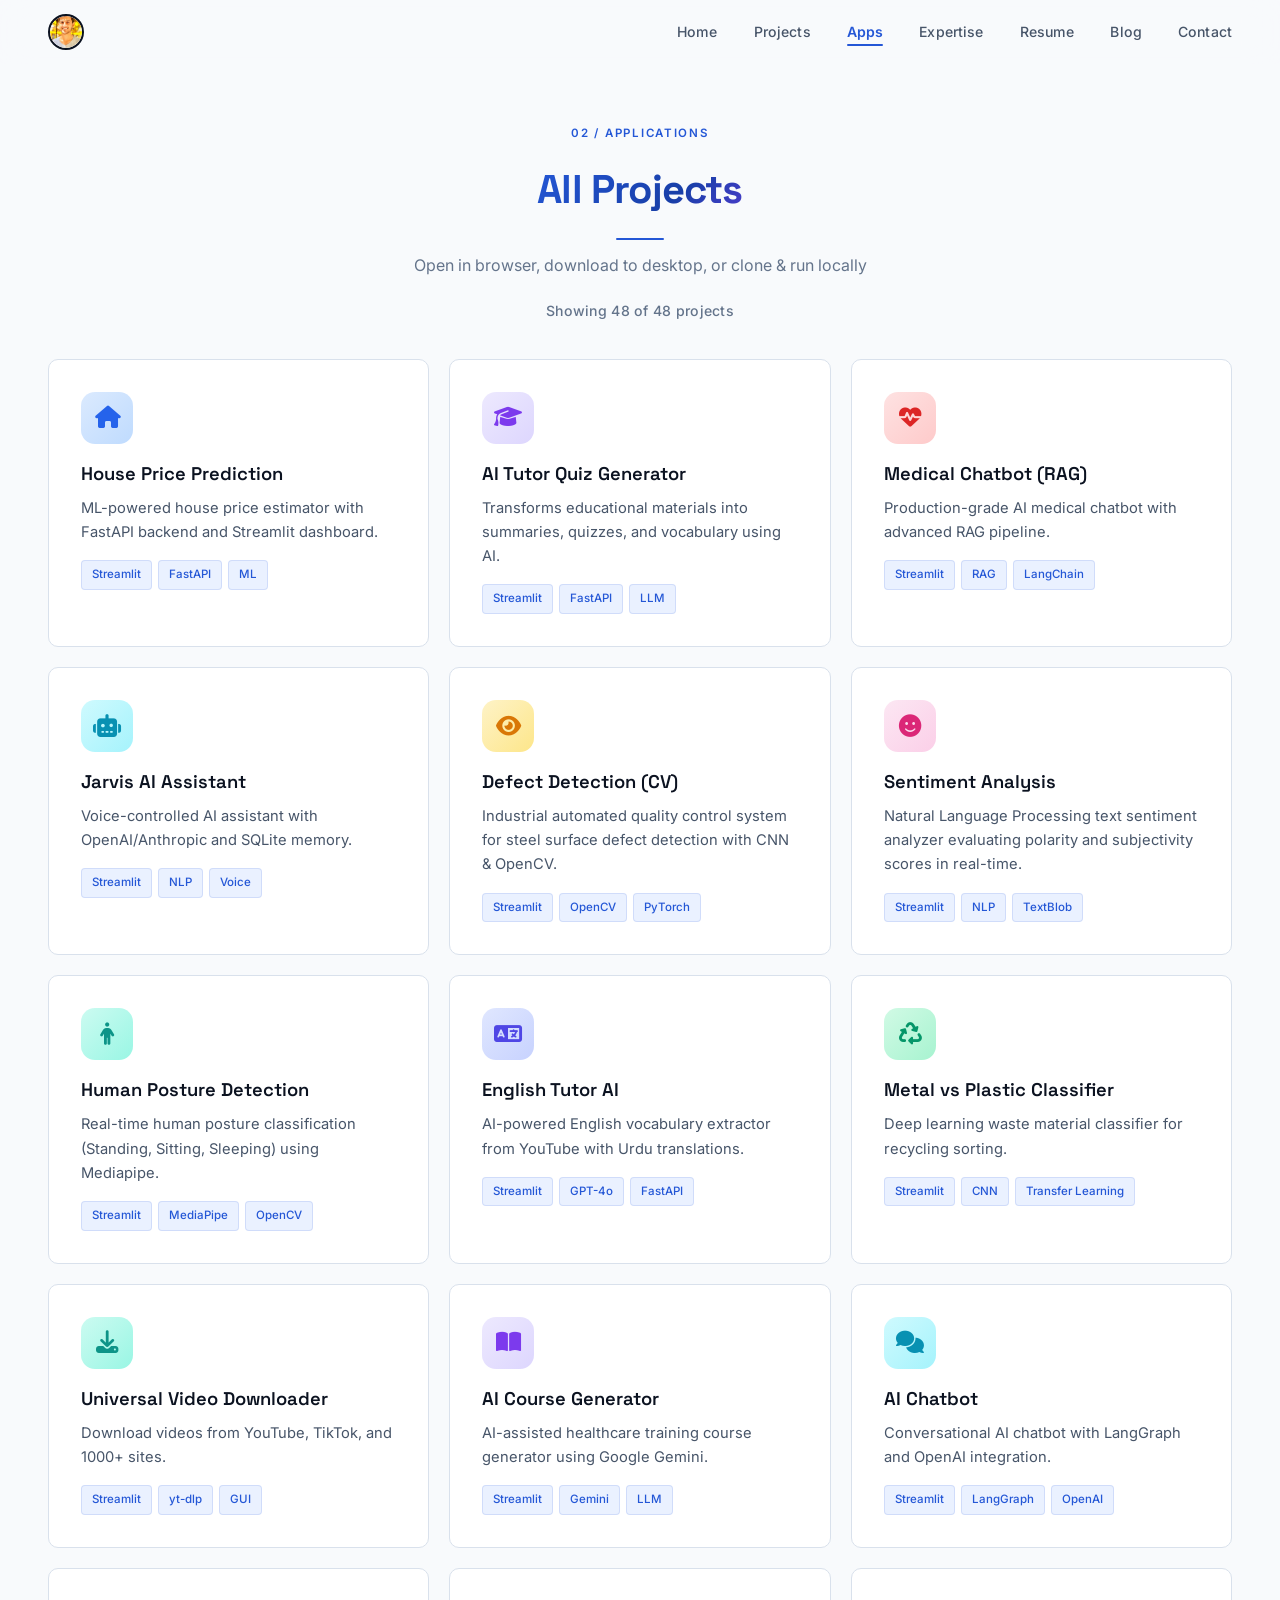
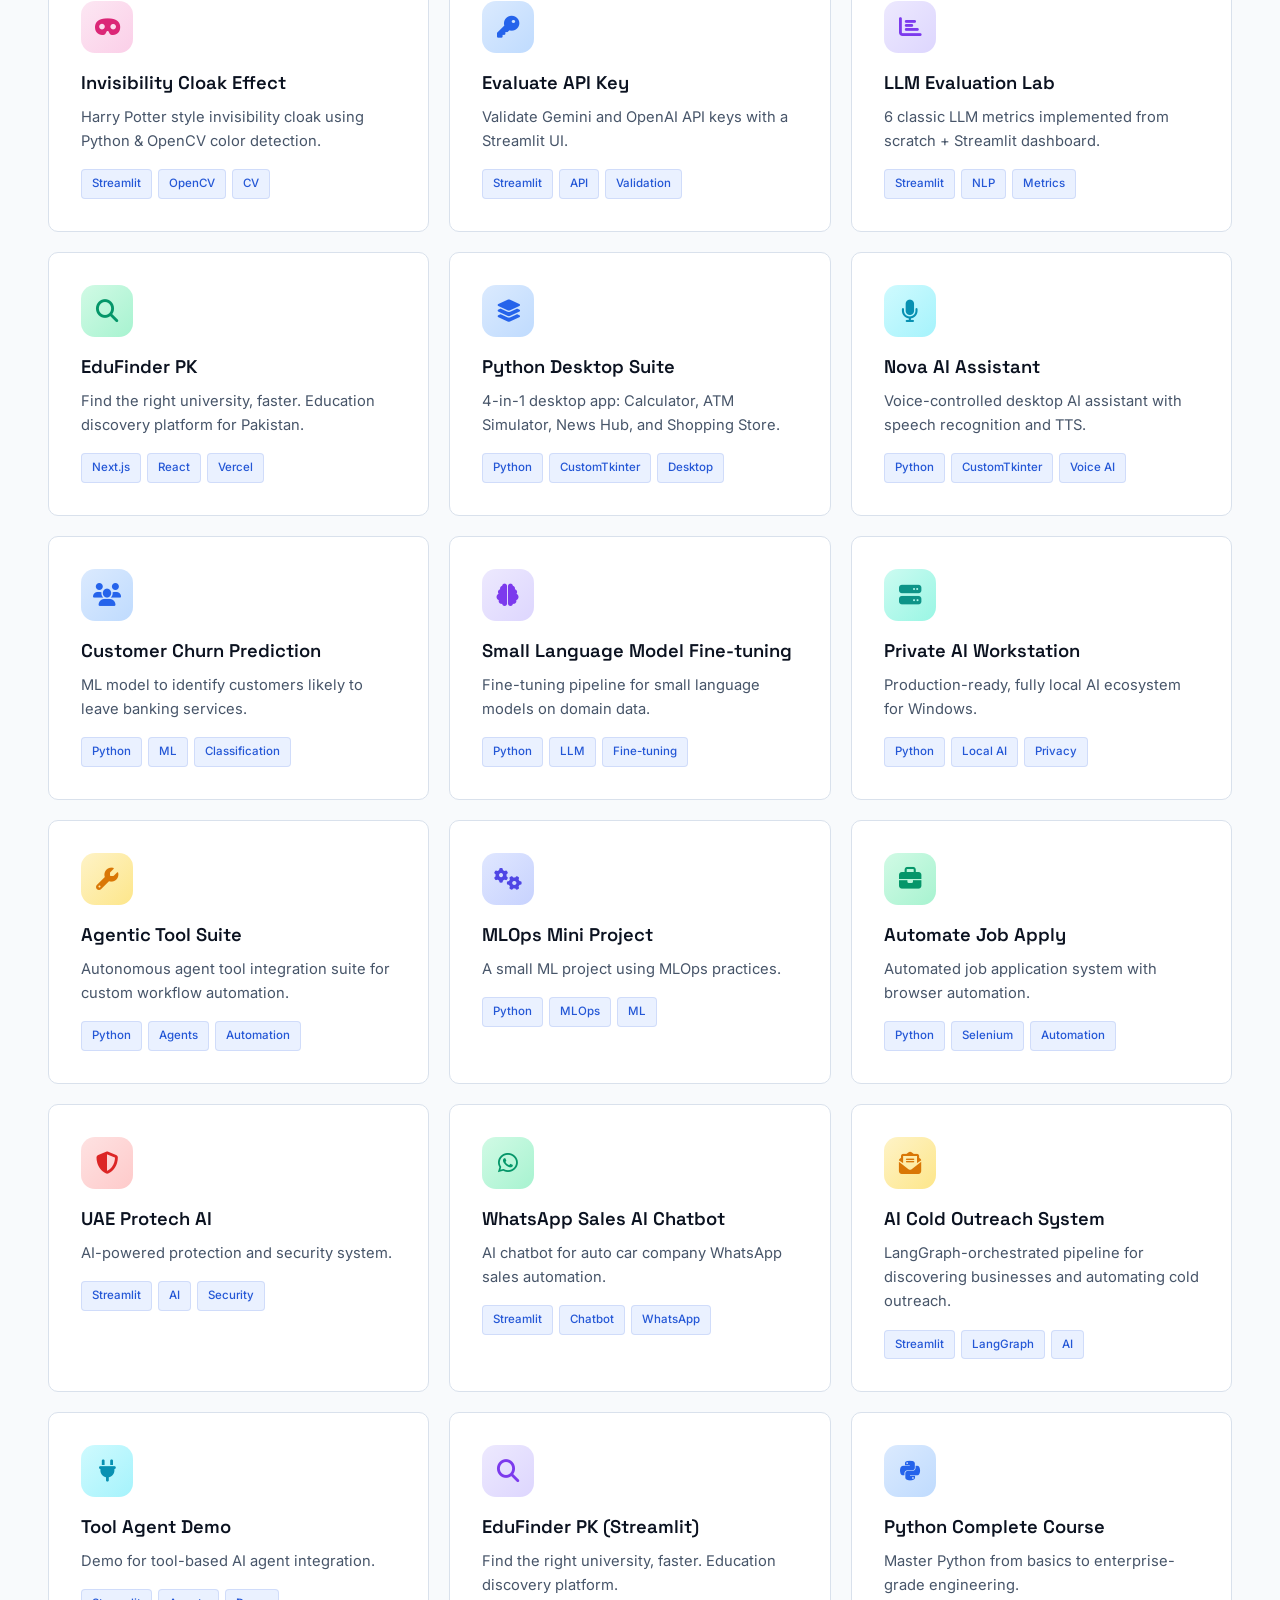
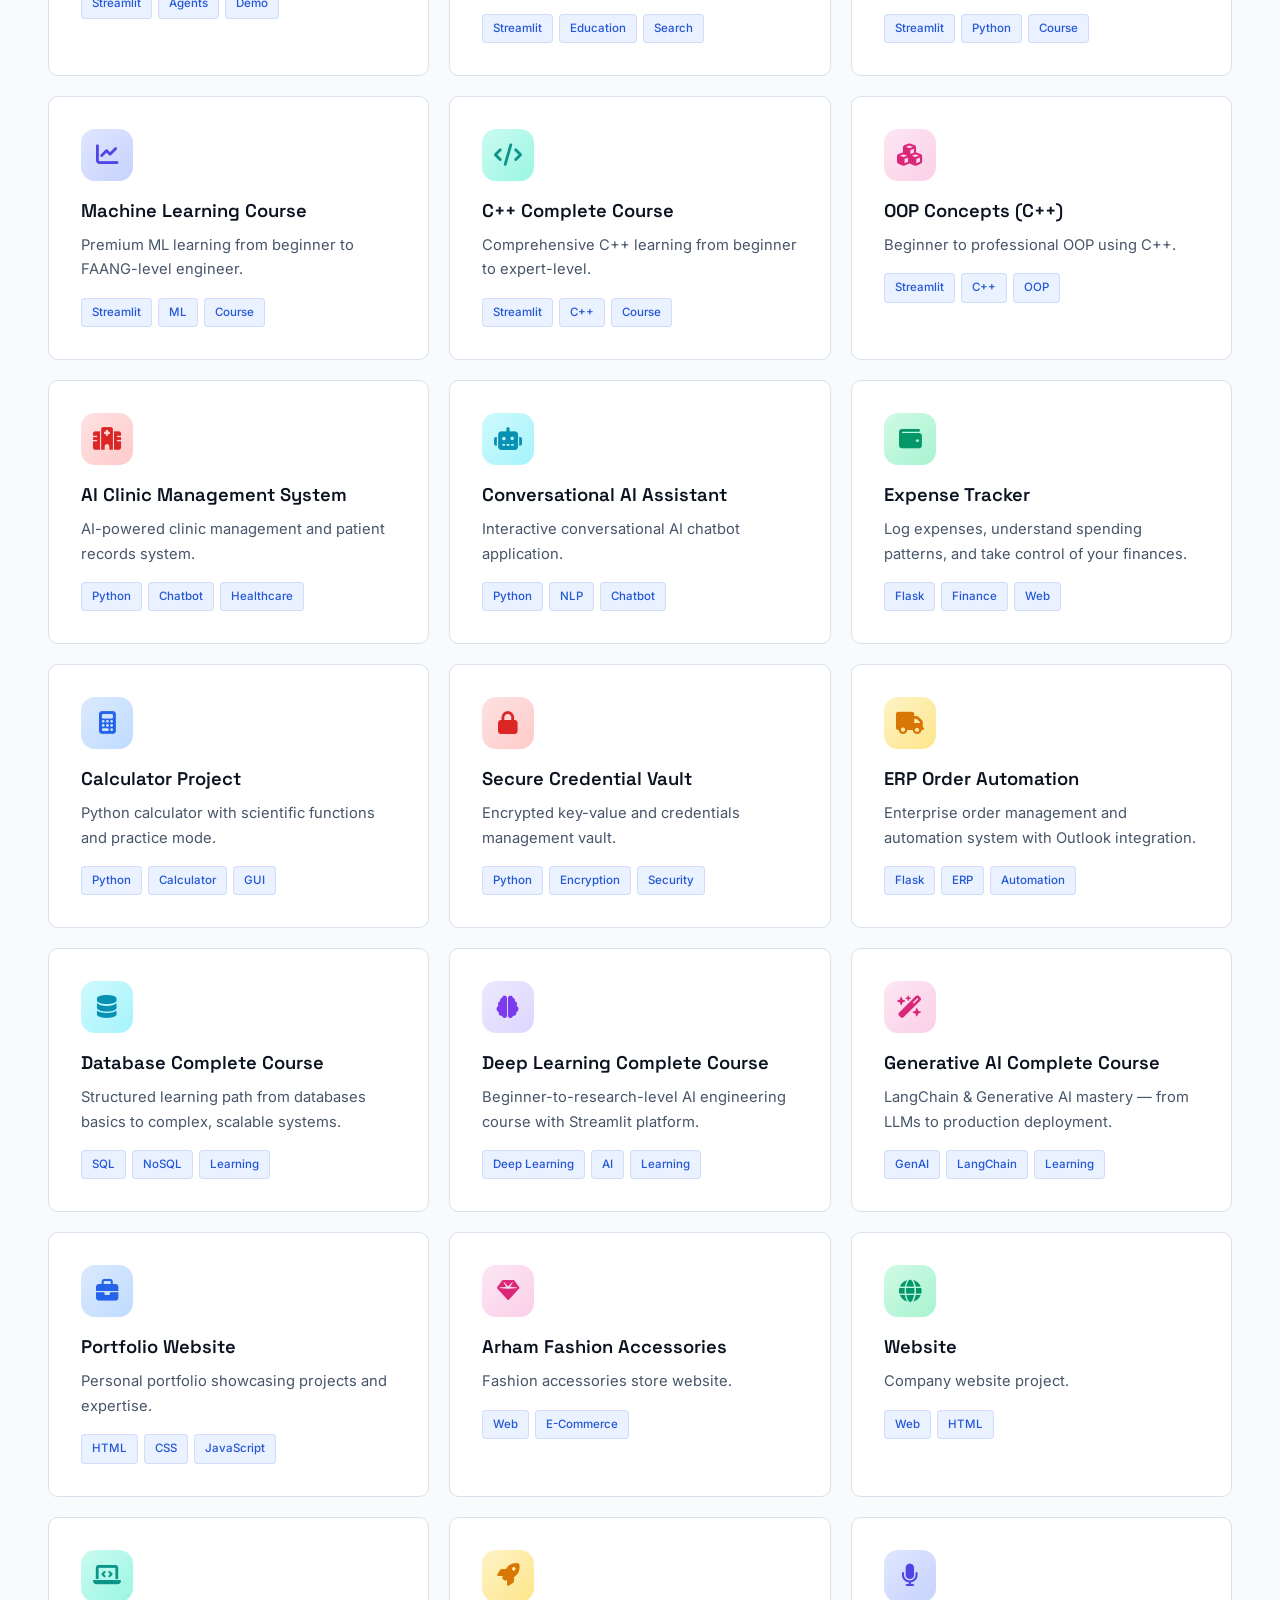
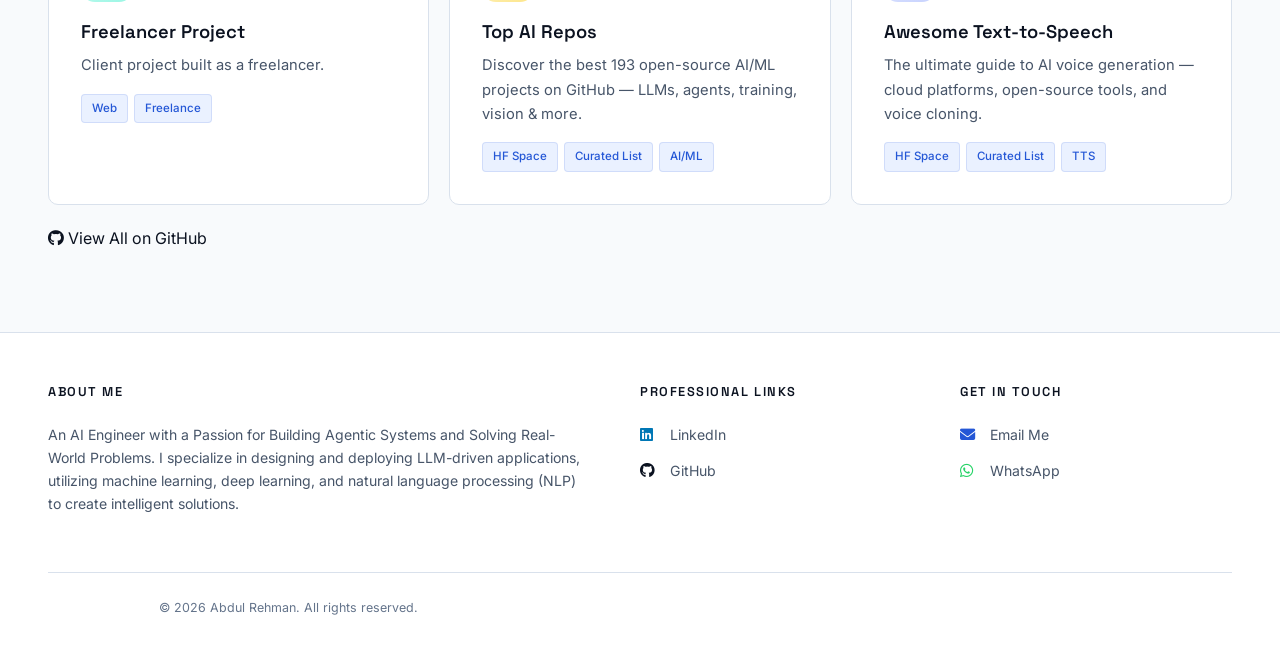
<file: apps.html>
<!DOCTYPE html>
<html lang="en">

<head>
    <meta charset="UTF-8">
    <meta name="viewport" content="width=device-width, initial-scale=1.0">
    <meta name="description"
        content="Live AI applications and tools built by Abdul Rehman - Streamlit apps, AI chatbots, ML dashboards, and more.">
    <meta property="og:title" content="Apps | Abdul Rehman - AI Engineer">
    <meta property="og:description" content="Live AI applications and tools built by Abdul Rehman.">
    <meta property="og:type" content="website">
    <meta property="og:url" content="https://abdul-rehman-ai.vercel.app/apps.html">
    <meta property="og:image" content="https://abdul-rehman-ai.vercel.app/assets/images/profile.jpg">
    <meta name="twitter:card" content="summary_large_image">
    <title>Apps | Abdul Rehman - AI Engineer</title>
    <link rel="icon" href="assets/images/profile.jpg" type="image/jpeg">
    <link rel="stylesheet" href="assets/css/style.css">
    <link rel="stylesheet" href="assets/css/custom.css">
    <link rel="stylesheet" href="https://cdnjs.cloudflare.com/ajax/libs/font-awesome/6.4.0/css/all.min.css">

</head>

<body>
    <a href="#main-content" class="skip-link">Skip to main content</a>

    <!-- Navbar -->
    <nav class="navbar">
        <div class="navbar-container">
            <div class="logo-circle">
                <img src="assets/images/profile.jpg" alt="AR"
                    onerror="this.style.display='none'; this.parentElement.innerText='AR'">
            </div>
            <ul class="nav-links">
                <li><a href="index.html">Home</a></li>
                <li><a href="projects.html">Projects</a></li>
                <li><a href="apps.html" class="active">Apps</a></li>
                <li><a href="expertise.html">Expertise</a></li>
                <li><a href="assets/docs/resume.pdf" onclick="downloadResume(event); return false;"
                        download="Abdul_Rehman_AI_Engineer_Resume.pdf">Resume</a></li>
                <li><a href="blog.html">Blog</a></li>
                <li><a href="contact.html">Contact</a></li>
            </ul>
            <div class="nav-toggle"><i class="fas fa-bars"></i></div>
        </div>
    </nav>

    <div class="page-wrapper container" id="main-content">

        <div class="section-label" style="text-align: center;">02 / Applications</div>
        <h1 class="page-title"><span class="gradient-text">All Projects</span></h1>
        <p class="page-subtitle">Open in browser, download to desktop, or clone & run locally</p>

        <p class="project-count" id="projectCount">Showing 48 of 48 projects</p>

        <!-- ==================== ALL PROJECTS GRID ==================== -->
        <div class="grid-container" id="projectsGrid">


            <div class="content-card">
                <div class="animated-icon icon-blue anim-float"><i class="fas fa-home"></i></div>
                <h3>House Price Prediction</h3>
                <p>ML-powered house price estimator with FastAPI backend and Streamlit dashboard.</p>
                <div class="tech-tags"><span class="skill-tag">Streamlit</span><span
                        class="skill-tag">FastAPI</span><span class="skill-tag">ML</span></div>
            </div>

            <div class="content-card">
                <div class="animated-icon icon-purple anim-bounce"><i class="fas fa-graduation-cap"></i></div>
                <h3>AI Tutor Quiz Generator</h3>
                <p>Transforms educational materials into summaries, quizzes, and vocabulary using AI.</p>
                <div class="tech-tags"><span class="skill-tag">Streamlit</span><span
                        class="skill-tag">FastAPI</span><span class="skill-tag">LLM</span></div>
            </div>

            <div class="content-card">
                <div class="animated-icon icon-red anim-pulse"><i class="fas fa-heartbeat"></i></div>
                <h3>Medical Chatbot (RAG)</h3>
                <p>Production-grade AI medical chatbot with advanced RAG pipeline.</p>
                <div class="tech-tags"><span class="skill-tag">Streamlit</span><span class="skill-tag">RAG</span><span
                        class="skill-tag">LangChain</span></div>
            </div>

            <div class="content-card">
                <div class="animated-icon icon-cyan anim-glow"><i class="fas fa-robot"></i></div>
                <h3>Jarvis AI Assistant</h3>
                <p>Voice-controlled AI assistant with OpenAI/Anthropic and SQLite memory.</p>
                <div class="tech-tags"><span class="skill-tag">Streamlit</span><span class="skill-tag">NLP</span><span
                        class="skill-tag">Voice</span></div>
            </div>

            <div class="content-card">
                <div class="animated-icon icon-orange anim-float"><i class="fas fa-eye"></i></div>
                <h3>Defect Detection (CV)</h3>
                <p>Industrial automated quality control system for steel surface defect detection with CNN & OpenCV.</p>
                <div class="tech-tags"><span class="skill-tag">Streamlit</span><span
                        class="skill-tag">OpenCV</span><span class="skill-tag">PyTorch</span></div>
            </div>

            <div class="content-card">
                <div class="animated-icon icon-pink anim-bounce"><i class="fas fa-smile"></i></div>
                <h3>Sentiment Analysis</h3>
                <p>Natural Language Processing text sentiment analyzer evaluating polarity and subjectivity scores in real-time.</p>
                <div class="tech-tags"><span class="skill-tag">Streamlit</span><span
                        class="skill-tag">NLP</span><span class="skill-tag">TextBlob</span></div>
            </div>

            <div class="content-card">
                <div class="animated-icon icon-teal anim-pulse"><i class="fas fa-person"></i></div>
                <h3>Human Posture Detection</h3>
                <p>Real-time human posture classification (Standing, Sitting, Sleeping) using Mediapipe.</p>
                <div class="tech-tags"><span class="skill-tag">Streamlit</span><span
                        class="skill-tag">MediaPipe</span><span class="skill-tag">OpenCV</span></div>
            </div>

            <div class="content-card">
                <div class="animated-icon icon-indigo anim-float"><i class="fas fa-language"></i></div>
                <h3>English Tutor AI</h3>
                <p>AI-powered English vocabulary extractor from YouTube with Urdu translations.</p>
                <div class="tech-tags"><span class="skill-tag">Streamlit</span><span
                        class="skill-tag">GPT-4o</span><span class="skill-tag">FastAPI</span></div>
            </div>

            <div class="content-card">
                <div class="animated-icon icon-green anim-bounce"><i class="fas fa-recycle"></i></div>
                <h3>Metal vs Plastic Classifier</h3>
                <p>Deep learning waste material classifier for recycling sorting.</p>
                <div class="tech-tags"><span class="skill-tag">Streamlit</span><span class="skill-tag">CNN</span><span
                        class="skill-tag">Transfer Learning</span></div>
            </div>

            <div class="content-card">
                <div class="animated-icon icon-teal anim-pulse"><i class="fas fa-download"></i></div>
                <h3>Universal Video Downloader</h3>
                <p>Download videos from YouTube, TikTok, and 1000+ sites.</p>
                <div class="tech-tags"><span class="skill-tag">Streamlit</span><span
                        class="skill-tag">yt-dlp</span><span class="skill-tag">GUI</span></div>
            </div>

            <div class="content-card">
                <div class="animated-icon icon-purple anim-glow"><i class="fas fa-book-open"></i></div>
                <h3>AI Course Generator</h3>
                <p>AI-assisted healthcare training course generator using Google Gemini.</p>
                <div class="tech-tags"><span class="skill-tag">Streamlit</span><span
                        class="skill-tag">Gemini</span><span class="skill-tag">LLM</span></div>
            </div>

            <div class="content-card">
                <div class="animated-icon icon-cyan anim-float"><i class="fas fa-comments"></i></div>
                <h3>AI Chatbot</h3>
                <p>Conversational AI chatbot with LangGraph and OpenAI integration.</p>
                <div class="tech-tags"><span class="skill-tag">Streamlit</span><span
                        class="skill-tag">LangGraph</span><span class="skill-tag">OpenAI</span></div>
            </div>

            <div class="content-card">
                <div class="animated-icon icon-pink anim-shake"><i class="fas fa-mask"></i></div>
                <h3>Invisibility Cloak Effect</h3>
                <p>Harry Potter style invisibility cloak using Python & OpenCV color detection.</p>
                <div class="tech-tags"><span class="skill-tag">Streamlit</span><span
                        class="skill-tag">OpenCV</span><span class="skill-tag">CV</span></div>
            </div>

            <div class="content-card">
                <div class="animated-icon icon-blue anim-pulse"><i class="fas fa-key"></i></div>
                <h3>Evaluate API Key</h3>
                <p>Validate Gemini and OpenAI API keys with a Streamlit UI.</p>
                <div class="tech-tags"><span class="skill-tag">Streamlit</span><span class="skill-tag">API</span><span
                        class="skill-tag">Validation</span></div>
            </div>

            <div class="content-card">
                <div class="animated-icon icon-purple anim-bounce"><i class="fas fa-chart-bar"></i></div>
                <h3>LLM Evaluation Lab</h3>
                <p>6 classic LLM metrics implemented from scratch + Streamlit dashboard.</p>
                <div class="tech-tags"><span class="skill-tag">Streamlit</span><span class="skill-tag">NLP</span><span
                        class="skill-tag">Metrics</span></div>
            </div>


            <div class="content-card">
                <div class="animated-icon icon-green anim-glow"><i class="fas fa-search"></i></div>
                <h3>EduFinder PK</h3>
                <p>Find the right university, faster. Education discovery platform for Pakistan.</p>
                <div class="tech-tags"><span class="skill-tag">Next.js</span><span class="skill-tag">React</span><span
                        class="skill-tag">Vercel</span></div>
            </div>


            <div class="content-card">
                <div class="animated-icon icon-blue anim-float"><i class="fas fa-layer-group"></i></div>
                <h3>Python Desktop Suite</h3>
                <p>4-in-1 desktop app: Calculator, ATM Simulator, News Hub, and Shopping Store.</p>
                <div class="tech-tags"><span class="skill-tag">Python</span><span
                        class="skill-tag">CustomTkinter</span><span class="skill-tag">Desktop</span></div>
            </div>

            <div class="content-card">
                <div class="animated-icon icon-cyan anim-pulse"><i class="fas fa-microphone"></i></div>
                <h3>Nova AI Assistant</h3>
                <p>Voice-controlled desktop AI assistant with speech recognition and TTS.</p>
                <div class="tech-tags"><span class="skill-tag">Python</span><span
                        class="skill-tag">CustomTkinter</span><span class="skill-tag">Voice AI</span></div>
            </div>


            <div class="content-card">
                <div class="animated-icon icon-blue anim-bounce"><i class="fas fa-users"></i></div>
                <h3>Customer Churn Prediction</h3>
                <p>ML model to identify customers likely to leave banking services.</p>
                <div class="tech-tags"><span class="skill-tag">Python</span><span class="skill-tag">ML</span><span
                        class="skill-tag">Classification</span></div>
            </div>

            <div class="content-card">
                <div class="animated-icon icon-purple anim-glow"><i class="fas fa-brain"></i></div>
                <h3>Small Language Model Fine-tuning</h3>
                <p>Fine-tuning pipeline for small language models on domain data.</p>
                <div class="tech-tags"><span class="skill-tag">Python</span><span class="skill-tag">LLM</span><span
                        class="skill-tag">Fine-tuning</span></div>
            </div>

            <div class="content-card">
                <div class="animated-icon icon-teal anim-float"><i class="fas fa-server"></i></div>
                <h3>Private AI Workstation</h3>
                <p>Production-ready, fully local AI ecosystem for Windows.</p>
                <div class="tech-tags"><span class="skill-tag">Python</span><span class="skill-tag">Local AI</span><span
                        class="skill-tag">Privacy</span></div>
            </div>

            <div class="content-card">
                <div class="animated-icon icon-orange anim-pulse"><i class="fas fa-wrench"></i></div>
                <h3>Agentic Tool Suite</h3>
                <p>Autonomous agent tool integration suite for custom workflow automation.</p>
                <div class="tech-tags"><span class="skill-tag">Python</span><span class="skill-tag">Agents</span><span
                        class="skill-tag">Automation</span></div>
            </div>

            <div class="content-card">
                <div class="animated-icon icon-indigo anim-bounce"><i class="fas fa-cogs"></i></div>
                <h3>MLOps Mini Project</h3>
                <p>A small ML project using MLOps practices.</p>
                <div class="tech-tags"><span class="skill-tag">Python</span><span class="skill-tag">MLOps</span><span
                        class="skill-tag">ML</span></div>
            </div>

            <div class="content-card">
                <div class="animated-icon icon-green anim-pulse"><i class="fas fa-briefcase"></i></div>
                <h3>Automate Job Apply</h3>
                <p>Automated job application system with browser automation.</p>
                <div class="tech-tags"><span class="skill-tag">Python</span><span class="skill-tag">Selenium</span><span
                        class="skill-tag">Automation</span></div>
            </div>


            <div class="content-card">
                <div class="animated-icon icon-red anim-glow"><i class="fas fa-shield-halved"></i></div>
                <h3>UAE Protech AI</h3>
                <p>AI-powered protection and security system.</p>
                <div class="tech-tags"><span class="skill-tag">Streamlit</span><span class="skill-tag">AI</span><span
                        class="skill-tag">Security</span></div>
            </div>

            <div class="content-card">
                <div class="animated-icon icon-green anim-bounce"><i class="fab fa-whatsapp"></i></div>
                <h3>WhatsApp Sales AI Chatbot</h3>
                <p>AI chatbot for auto car company WhatsApp sales automation.</p>
                <div class="tech-tags"><span class="skill-tag">Streamlit</span><span
                        class="skill-tag">Chatbot</span><span class="skill-tag">WhatsApp</span></div>
            </div>

            <div class="content-card">
                <div class="animated-icon icon-orange anim-float"><i class="fas fa-envelope-open-text"></i></div>
                <h3>AI Cold Outreach System</h3>
                <p>LangGraph-orchestrated pipeline for discovering businesses and automating cold outreach.</p>
                <div class="tech-tags"><span class="skill-tag">Streamlit</span><span
                        class="skill-tag">LangGraph</span><span class="skill-tag">AI</span></div>
            </div>

            <div class="content-card">
                <div class="animated-icon icon-cyan anim-shake"><i class="fas fa-plug"></i></div>
                <h3>Tool Agent Demo</h3>
                <p>Demo for tool-based AI agent integration.</p>
                <div class="tech-tags"><span class="skill-tag">Streamlit</span><span
                        class="skill-tag">Agents</span><span class="skill-tag">Demo</span></div>
            </div>

            <div class="content-card">
                <div class="animated-icon icon-purple anim-float"><i class="fas fa-search"></i></div>
                <h3>EduFinder PK (Streamlit)</h3>
                <p>Find the right university, faster. Education discovery platform.</p>
                <div class="tech-tags"><span class="skill-tag">Streamlit</span><span
                        class="skill-tag">Education</span><span class="skill-tag">Search</span></div>
            </div>


            <div class="content-card">
                <div class="animated-icon icon-blue anim-glow"><i class="fab fa-python"></i></div>
                <h3>Python Complete Course</h3>
                <p>Master Python from basics to enterprise-grade engineering.</p>
                <div class="tech-tags"><span class="skill-tag">Streamlit</span><span
                        class="skill-tag">Python</span><span class="skill-tag">Course</span></div>
            </div>

            <div class="content-card">
                <div class="animated-icon icon-indigo anim-pulse"><i class="fas fa-chart-line"></i></div>
                <h3>Machine Learning Course</h3>
                <p>Premium ML learning from beginner to FAANG-level engineer.</p>
                <div class="tech-tags"><span class="skill-tag">Streamlit</span><span class="skill-tag">ML</span><span
                        class="skill-tag">Course</span></div>
            </div>

            <div class="content-card">
                <div class="animated-icon icon-teal anim-bounce"><i class="fas fa-code"></i></div>
                <h3>C++ Complete Course</h3>
                <p>Comprehensive C++ learning from beginner to expert-level.</p>
                <div class="tech-tags"><span class="skill-tag">Streamlit</span><span class="skill-tag">C++</span><span
                        class="skill-tag">Course</span></div>
            </div>

            <div class="content-card">
                <div class="animated-icon icon-pink anim-float"><i class="fas fa-cubes"></i></div>
                <h3>OOP Concepts (C++)</h3>
                <p>Beginner to professional OOP using C++.</p>
                <div class="tech-tags"><span class="skill-tag">Streamlit</span><span class="skill-tag">C++</span><span
                        class="skill-tag">OOP</span></div>
            </div>


            <div class="content-card">
                <div class="animated-icon icon-red anim-pulse"><i class="fas fa-hospital"></i></div>
                <h3>AI Clinic Management System</h3>
                <p>AI-powered clinic management and patient records system.</p>
                <div class="tech-tags"><span class="skill-tag">Python</span><span class="skill-tag">Chatbot</span><span
                        class="skill-tag">Healthcare</span></div>
            </div>

            <div class="content-card">
                <div class="animated-icon icon-cyan anim-glow"><i class="fas fa-robot"></i></div>
                <h3>Conversational AI Assistant</h3>
                <p>Interactive conversational AI chatbot application.</p>
                <div class="tech-tags"><span class="skill-tag">Python</span><span class="skill-tag">NLP</span><span
                        class="skill-tag">Chatbot</span></div>
            </div>


            <div class="content-card">
                <div class="animated-icon icon-green anim-bounce"><i class="fas fa-wallet"></i></div>
                <h3>Expense Tracker</h3>
                <p>Log expenses, understand spending patterns, and take control of your finances.</p>
                <div class="tech-tags"><span class="skill-tag">Flask</span><span class="skill-tag">Finance</span><span
                        class="skill-tag">Web</span></div>
            </div>

            <div class="content-card">
                <div class="animated-icon icon-blue anim-pulse"><i class="fas fa-calculator"></i></div>
                <h3>Calculator Project</h3>
                <p>Python calculator with scientific functions and practice mode.</p>
                <div class="tech-tags"><span class="skill-tag">Python</span><span
                        class="skill-tag">Calculator</span><span class="skill-tag">GUI</span></div>
            </div>

            <div class="content-card">
                <div class="animated-icon icon-red anim-shake"><i class="fas fa-lock"></i></div>
                <h3>Secure Credential Vault</h3>
                <p>Encrypted key-value and credentials management vault.</p>
                <div class="tech-tags"><span class="skill-tag">Python</span><span
                        class="skill-tag">Encryption</span><span class="skill-tag">Security</span></div>
            </div>

            <div class="content-card">
                <div class="animated-icon icon-orange anim-float"><i class="fas fa-truck"></i></div>
                <h3>ERP Order Automation</h3>
                <p>Enterprise order management and automation system with Outlook integration.</p>
                <div class="tech-tags"><span class="skill-tag">Flask</span><span class="skill-tag">ERP</span><span
                        class="skill-tag">Automation</span></div>
            </div>


            <div class="content-card">
                <div class="animated-icon icon-cyan anim-pulse"><i class="fas fa-database"></i></div>
                <h3>Database Complete Course</h3>
                <p>Structured learning path from databases basics to complex, scalable systems.</p>
                <div class="tech-tags"><span class="skill-tag">SQL</span><span class="skill-tag">NoSQL</span><span
                        class="skill-tag">Learning</span></div>
            </div>

            <div class="content-card">
                <div class="animated-icon icon-purple anim-glow"><i class="fas fa-brain"></i></div>
                <h3>Deep Learning Complete Course</h3>
                <p>Beginner-to-research-level AI engineering course with Streamlit platform.</p>
                <div class="tech-tags"><span class="skill-tag">Deep Learning</span><span
                        class="skill-tag">AI</span><span class="skill-tag">Learning</span></div>
            </div>

            <div class="content-card">
                <div class="animated-icon icon-pink anim-bounce"><i class="fas fa-wand-magic-sparkles"></i></div>
                <h3>Generative AI Complete Course</h3>
                <p>LangChain & Generative AI mastery — from LLMs to production deployment.</p>
                <div class="tech-tags"><span class="skill-tag">GenAI</span><span class="skill-tag">LangChain</span><span
                        class="skill-tag">Learning</span></div>
            </div>


            <div class="content-card">
                <div class="animated-icon icon-blue anim-glow"><i class="fas fa-briefcase"></i></div>
                <h3>Portfolio Website</h3>
                <p>Personal portfolio showcasing projects and expertise.</p>
                <div class="tech-tags"><span class="skill-tag">HTML</span><span class="skill-tag">CSS</span><span
                        class="skill-tag">JavaScript</span></div>
            </div>

            <div class="content-card">
                <div class="animated-icon icon-pink anim-float"><i class="fas fa-gem"></i></div>
                <h3>Arham Fashion Accessories</h3>
                <p>Fashion accessories store website.</p>
                <div class="tech-tags"><span class="skill-tag">Web</span><span class="skill-tag">E-Commerce</span></div>
            </div>

            <div class="content-card">
                <div class="animated-icon icon-green anim-bounce"><i class="fas fa-globe"></i></div>
                <h3>Website</h3>
                <p>Company website project.</p>
                <div class="tech-tags"><span class="skill-tag">Web</span><span class="skill-tag">HTML</span></div>
            </div>

            <div class="content-card">
                <div class="animated-icon icon-teal anim-pulse"><i class="fas fa-laptop-code"></i></div>
                <h3>Freelancer Project</h3>
                <p>Client project built as a freelancer.</p>
                <div class="tech-tags"><span class="skill-tag">Web</span><span class="skill-tag">Freelance</span></div>
            </div>



            <div class="content-card">
                <div class="animated-icon icon-orange anim-shake"><i class="fas fa-rocket"></i></div>
                <h3>Top AI Repos</h3>
                <p>Discover the best 193 open-source AI/ML projects on GitHub — LLMs, agents, training, vision & more.
                </p>
                <div class="tech-tags"><span class="skill-tag">HF Space</span><span class="skill-tag">Curated
                        List</span><span class="skill-tag">AI/ML</span></div>
            </div>

            <div class="content-card">
                <div class="animated-icon icon-indigo anim-float"><i class="fas fa-microphone"></i></div>
                <h3>Awesome Text-to-Speech</h3>
                <p>The ultimate guide to AI voice generation — cloud platforms, open-source tools, and voice cloning.
                </p>
                <div class="tech-tags"><span class="skill-tag">HF Space</span><span class="skill-tag">Curated
                        List</span><span class="skill-tag">TTS</span></div>
            </div>

        </div><!-- /grid -->

        <!-- GitHub Link -->
        <section class="page-header">
            <a href="https://github.com/a4rehman?tab=repositories" target="_blank" rel="noopener noreferrer"
                class="cta-button primary"><i class="fab fa-github"></i> View All on GitHub</a>
        </section>

    </div>

    <!-- Footer -->
    <footer class="footer">
        <div class="container">
            <div class="footer-grid">
                <div class="footer-col">
                    <h3>ABOUT ME</h3>
                    <p>An AI Engineer with a Passion for Building Agentic Systems and Solving Real-World Problems. I
                        specialize in designing and deploying LLM-driven applications, utilizing machine learning, deep
                        learning, and natural language processing (NLP) to create intelligent solutions.</p>
                </div>
                <div class="footer-col">
                    <h3>PROFESSIONAL LINKS</h3>
                    <ul class="footer-links-list">
                        <li><a href="https://www.linkedin.com/in/abdul-rehman-ai001" target="_blank"
                                rel="noopener noreferrer"><i class="fab fa-linkedin"></i> LinkedIn</a></li>
                        <li><a href="https://github.com/a4rehman" target="_blank" rel="noopener noreferrer"><i
                                    class="fab fa-github"></i>
                                GitHub</a></li>
                    </ul>
                </div>
                <div class="footer-col">
                    <h3>GET IN TOUCH</h3>
                    <ul class="footer-links-list">
                        <li><a href="mailto:a4rehman.ai@gmail.com" target="_blank" rel="noopener noreferrer"><i
                                    class="fas fa-envelope"></i> Email
                                Me</a></li>
                        <li><a href="https://wa.me/923460842762" target="_blank" rel="noopener noreferrer"><i
                                    class="fab fa-whatsapp"></i>
                                WhatsApp</a></li>
                    </ul>
                </div>
            </div>
            <div class="footer-bottom">
                <p>&copy; 2026 Abdul Rehman. All rights reserved.</p>
            </div>
        </div>
    </footer>
<script src="assets/js/main.js"></script>

    <script>
        // Update project count dynamically from rendered cards
        var projectCards = document.querySelectorAll('.content-card');
        var projectCountEl = document.getElementById('projectCount');
        if (projectCountEl && projectCards.length) {
            projectCountEl.textContent = 'Showing ' + projectCards.length + ' of ' + projectCards.length + ' projects';
        }
    </script>

</body>

</html>
</file>
<file: assets/css/style.css>
@import url('https://fonts.googleapis.com/css2?family=Dancing+Script:wght@600;700&family=Inter:wght@300;400;500;600;700&family=Space+Grotesk:wght@400;500;600;700&display=swap');

/* ============================================
   PRECISION AI DESIGN SYSTEM
   ============================================ */
:root {
    /* === SURFACES === */
    --bg-primary: #F8FAFC;
    --bg-white: #FFFFFF;
    --bg-subtle: #F1F5F9;
    --bg-card: #FFFFFF;
    --bg-card-hover: #FAFCFF;

    /* === BRAND === */
    --cobalt: #2457D6;
    --cobalt-dark: #183FA8;
    --cobalt-light: #EAF1FF;

    /* === NAVY === */
    --navy: #0F1F3D;

    /* === TEXT === */
    --text-primary: #0B1220;
    --text-secondary: #475569;
    --text-muted: #64748B;
    --text-label: #94A3B8;

    /* === STATUS === */
    --success: #15803D;
    --error: #B91C1C;

    /* === BORDERS === */
    --border: #D9E1EC;
    --border-light: #E8EDF3;

    /* === TYPOGRAPHY === */
    --font-heading: 'Space Grotesk', sans-serif;
    --font-body: 'Inter', sans-serif;

    /* === TRANSITIONS === */
    --ease: cubic-bezier(0.4, 0, 0.2, 1);
    --transition: all 0.25s var(--ease);

    /* === SPACING === */
    --nav-height: 64px;
    --max-width: 1280px;
}

/* ============================================
   RESET & BASE
   ============================================ */
*, *::before, *::after {
    margin: 0;
    padding: 0;
    box-sizing: border-box;
}

html {
    scroll-behavior: smooth;
    scroll-padding-top: calc(var(--nav-height) + 24px);
}

body {
    background: var(--bg-primary);
    color: var(--text-primary);
    font-family: var(--font-body);
    line-height: 1.7;
    overflow-x: hidden;
    -webkit-font-smoothing: antialiased;
    -moz-osx-font-smoothing: grayscale;
}

p { max-width: 60ch; margin-bottom: 1rem; }

a {
    text-decoration: none;
    color: inherit;
    transition: var(--transition);
}

ul { list-style: none; }

img {
    max-width: 100%;
    height: auto;
    display: block;
}

/* ============================================
   ACCESSIBILITY
   ============================================ */
a:focus-visible,
button:focus-visible,
input:focus-visible,
textarea:focus-visible {
    outline: 2px solid var(--cobalt);
    outline-offset: 3px;
    border-radius: 2px;
}

.skip-link {
    position: absolute;
    top: -50px;
    left: 16px;
    background: var(--cobalt);
    color: white;
    padding: 10px 20px;
    border-radius: 0 0 4px 4px;
    font-weight: 600;
    font-size: 0.85rem;
    z-index: 10000;
    transition: top 0.3s;
}

.skip-link:focus { top: 0; }

@media (prefers-reduced-motion: reduce) {
    *, *::before, *::after {
        animation-duration: 0.01ms !important;
        animation-iteration-count: 1 !important;
        transition-duration: 0.01ms !important;
    }
    html { scroll-behavior: auto; }
}

/* ============================================
   UTILITIES
   ============================================ */
.container {
    max-width: var(--max-width);
    margin: 0 auto;
    padding: 0 48px;
}

.gradient-text {
    background: linear-gradient(135deg, var(--cobalt), var(--cobalt-dark), #7C3AED, var(--cobalt));
    background-size: 200% 200%;
    -webkit-background-clip: text;
    -webkit-text-fill-color: transparent;
    background-clip: text;
    animation: gradient-shift 5s ease infinite;
}

/* ============================================
   BUTTONS
   ============================================ */
.btn {
    display: inline-flex;
    align-items: center;
    gap: 8px;
    padding: 14px 28px;
    border-radius: 6px;
    font-weight: 600;
    font-size: 0.9rem;
    cursor: pointer;
    transition: all 0.35s cubic-bezier(0.16, 1, 0.3, 1);
    border: none;
    font-family: var(--font-body);
    white-space: nowrap;
    letter-spacing: 0.01em;
    position: relative;
    overflow: hidden;
}

.btn-primary {
    background: var(--cobalt);
    color: white;
    box-shadow: 0 1px 2px rgba(36, 87, 214, 0.2);
}

.btn-primary::before {
    content: '';
    position: absolute;
    top: 0;
    left: -100%;
    width: 100%;
    height: 100%;
    background: linear-gradient(90deg, transparent, rgba(255,255,255,0.15), transparent);
    transition: left 0.5s;
}

.btn-primary:hover {
    background: var(--cobalt-dark);
    transform: translateY(-2px);
    box-shadow: 0 8px 24px rgba(36, 87, 214, 0.3);
}

.btn-primary:hover::before {
    left: 100%;
}

.btn-primary:active {
    transform: translateY(0);
    box-shadow: 0 2px 8px rgba(36, 87, 214, 0.2);
}

.btn-outline {
    background: transparent;
    color: var(--text-primary);
    border: 1px solid var(--border);
}

.btn-outline:hover {
    background: var(--bg-subtle);
    border-color: var(--text-muted);
    transform: translateY(-1px);
    box-shadow: 0 4px 12px rgba(0, 0, 0, 0.06);
}

/* ============================================
   NAVBAR
   ============================================ */
.navbar {
    position: fixed;
    top: 0;
    width: 100%;
    height: var(--nav-height);
    z-index: 1000;
    background: rgba(248, 250, 252, 0.85);
    backdrop-filter: blur(16px) saturate(1.4);
    -webkit-backdrop-filter: blur(16px) saturate(1.4);
    border-bottom: 1px solid transparent;
    transition: all 0.35s cubic-bezier(0.16, 1, 0.3, 1);
}

.navbar.scrolled {
    background: rgba(255, 255, 255, 0.95);
    border-bottom-color: var(--border);
    box-shadow: 0 1px 12px rgba(0, 0, 0, 0.04);
}

.navbar-container {
    display: flex;
    justify-content: space-between;
    align-items: center;
    height: 100%;
    max-width: var(--max-width);
    margin: 0 auto;
    padding: 0 48px;
}

.logo-circle {
    width: 36px;
    height: 36px;
    border-radius: 50%;
    display: inline-flex;
    align-items: center;
    justify-content: center;
    border: 2px solid var(--text-primary);
    overflow: hidden;
    flex-shrink: 0;
}

.logo-circle img {
    width: 100%;
    height: 100%;
    object-fit: cover;
    border-radius: 50%;
    display: block;
}

.nav-links {
    display: flex;
    gap: 36px;
    align-items: center;
}

.nav-links a {
    color: var(--text-secondary);
    font-weight: 500;
    font-size: 0.88rem;
    position: relative;
    padding: 4px 0;
    letter-spacing: 0.01em;
}

.nav-links a::after {
    content: '';
    position: absolute;
    bottom: -2px;
    left: 0;
    width: 0;
    height: 2px;
    background: var(--cobalt);
    border-radius: 1px;
    transition: width 0.25s var(--ease);
}

.nav-links a:hover {
    color: var(--text-primary);
}

.nav-links a:hover::after {
    width: 100%;
}

.nav-links a.active {
    color: var(--cobalt);
    font-weight: 600;
}

.nav-links a.active::after {
    width: 100%;
}

.nav-toggle {
    display: none;
    color: var(--text-primary);
    font-size: 1.2rem;
    cursor: pointer;
    padding: 8px;
    border-radius: 6px;
    transition: var(--transition);
    background: none;
    border: none;
}

.nav-toggle:hover {
    background: var(--bg-subtle);
}

/* ============================================
   PAGE LAYOUT
   ============================================ */
.page-wrapper {
    padding-top: calc(var(--nav-height) + 60px);
    min-height: 80vh;
}

/* ============================================
   HERO SECTION
   ============================================ */
.hero-wrapper-full {
    width: 100%;
    min-height: 100vh;
    padding-top: var(--nav-height);
    display: flex;
    flex-direction: column;
    justify-content: center;
    position: relative;
}

.hero-wrapper-full .about-container {
    width: 100%;
    max-width: var(--max-width);
    margin: 0 auto;
    padding: 0 48px;
    display: grid;
    grid-template-columns: 1fr auto;
    gap: 80px;
    align-items: center;
}

.about-container {
    display: grid;
    grid-template-columns: 1fr auto;
    gap: 80px;
    align-items: center;
}

.about-text {
    max-width: 680px;
}

.about-text h2 {
    font-family: var(--font-heading);
    font-size: 3.5rem;
    font-weight: 700;
    line-height: 1.1;
    margin-bottom: 20px;
    letter-spacing: -0.03em;
    color: var(--text-primary);
}

.about-image {
    flex-shrink: 0;
}

.about-image img {
    max-width: 100%;
    border-radius: 4px;
}

/* Profile Image */
.hero-profile-img {
    width: 300px;
    height: 360px;
    position: relative;
    flex-shrink: 0;
}

.hero-profile-img img {
    width: 100%;
    height: 100%;
    object-fit: cover;
    border-radius: 8px;
    position: relative;
    z-index: 1;
    transition: transform 0.5s cubic-bezier(0.16, 1, 0.3, 1);
}

.hero-profile-img:hover img {
    transform: scale(1.02);
}

.hero-profile-img::before {
    content: '';
    position: absolute;
    top: -4px;
    left: -4px;
    right: -4px;
    bottom: -4px;
    border-radius: 12px;
    background: linear-gradient(135deg, var(--cobalt), var(--cobalt-dark), var(--cobalt));
    background-size: 200% 200%;
    animation: gradient-shift 4s ease infinite;
    z-index: 0;
    opacity: 0.6;
}

.hero-profile-img::after {
    content: '';
    position: absolute;
    top: 16px;
    left: 16px;
    right: -16px;
    bottom: -16px;
    border: 2px solid var(--cobalt);
    border-radius: 8px;
    z-index: 0;
    opacity: 0.3;
}

/* Hero Content Classes */
.hero-name {
    font-family: var(--font-heading);
    font-size: 4rem;
    font-weight: 700;
    line-height: 1.05;
    margin-bottom: 16px;
    letter-spacing: -0.04em;
    color: var(--text-primary);
}

.hero-title {
    font-size: 1rem;
    font-weight: 600;
    margin-bottom: 32px;
    letter-spacing: 0.12em;
    text-transform: uppercase;
    color: var(--cobalt);
}

.hero-description {
    color: var(--text-secondary);
    line-height: 1.75;
    font-size: 1.05rem;
    max-width: 520px;
}

.hero-impact-label {
    color: var(--text-label);
    font-weight: 600;
    font-size: 0.72rem;
    text-transform: uppercase;
    letter-spacing: 0.15em;
    margin-bottom: 20px;
    margin-top: 40px;
}

.hero-impact-item {
    color: var(--text-secondary);
    margin-bottom: 14px;
    display: flex;
    gap: 14px;
    align-items: flex-start;
    font-size: 0.95rem;
    line-height: 1.6;
}

.hero-impact-dot {
    color: var(--cobalt);
    font-size: 0.5rem;
    margin-top: 8px;
    flex-shrink: 0;
}

.hero-stats {
    display: flex;
    gap: 56px;
    margin-top: 56px;
    padding-top: 40px;
    border-top: 1px solid var(--border);
}

.hero-stat-number {
    font-family: var(--font-heading);
    font-size: 2.2rem;
    font-weight: 700;
    line-height: 1;
    margin-bottom: 8px;
    color: var(--text-primary);
}

.hero-stat-label {
    color: var(--text-muted);
    font-size: 0.72rem;
    font-weight: 600;
    text-transform: uppercase;
    letter-spacing: 0.12em;
}

/* Social Icons */
.social-icons {
    display: flex;
    gap: 12px;
    margin-top: 32px;
}

.social-icon {
    width: 42px;
    height: 42px;
    border-radius: 8px;
    background: var(--bg-white);
    border: 1px solid var(--border);
    display: flex;
    align-items: center;
    justify-content: center;
    color: var(--text-secondary);
    font-size: 1rem;
    transition: all 0.35s cubic-bezier(0.16, 1, 0.3, 1);
    position: relative;
}

.social-icon::after {
    content: '';
    position: absolute;
    inset: -3px;
    border-radius: 10px;
    background: var(--cobalt);
    opacity: 0;
    z-index: -1;
    transition: opacity 0.3s ease;
}

.social-icon:hover {
    background: var(--cobalt);
    border-color: var(--cobalt);
    color: white;
    transform: translateY(-3px) scale(1.05);
    box-shadow: 0 6px 20px rgba(36, 87, 214, 0.35);
}

.social-icon:hover::after {
    opacity: 0.15;
}

/* ============================================
   SECTION HEADINGS
   ============================================ */
.page-title {
    font-family: var(--font-heading);
    text-align: center;
    font-size: 2.5rem;
    font-weight: 700;
    margin-bottom: 12px;
    letter-spacing: -0.02em;
    color: var(--text-primary);
}

.page-subtitle {
    text-align: center;
    color: var(--text-muted);
    font-size: 1rem;
    margin-bottom: 50px;
    max-width: 560px;
    margin-left: auto;
    margin-right: auto;
}

.section-heading {
    margin-top: 100px;
}

.section-heading-sm {
    margin-top: 72px;
}

/* Editorial Section Label */
.section-label {
    font-size: 0.72rem;
    font-weight: 600;
    text-transform: uppercase;
    letter-spacing: 0.15em;
    color: var(--cobalt);
    margin-bottom: 12px;
}

/* ============================================
   CARDS GRID
   ============================================ */
.grid-container {
    display: grid;
    grid-template-columns: repeat(auto-fit, minmax(340px, 1fr));
    gap: 24px;
    margin-bottom: 60px;
}

/* ============================================
   CONTENT CARD
   ============================================ */
.content-card {
    background: var(--bg-card);
    border: 1px solid var(--border);
    border-radius: 10px;
    padding: 32px;
    text-align: left;
    transition: all 0.4s cubic-bezier(0.16, 1, 0.3, 1);
    height: 100%;
    display: flex;
    flex-direction: column;
    align-items: flex-start;
    position: relative;
}

.content-card::before {
    content: '';
    position: absolute;
    top: 0;
    left: 0;
    right: 0;
    height: 3px;
    background: linear-gradient(90deg, var(--cobalt), var(--cobalt-dark));
    border-radius: 10px 10px 0 0;
    opacity: 0;
    transition: opacity 0.4s ease;
}

.content-card:hover {
    border-color: var(--cobalt);
    transform: translateY(-4px);
    box-shadow: 0 12px 32px rgba(36, 87, 214, 0.1), 0 4px 12px rgba(0, 0, 0, 0.04);
}

.content-card:hover::before {
    opacity: 1;
}

.card-icon {
    font-size: 1.8rem;
    margin-bottom: 20px;
    color: var(--cobalt);
}

.content-card h3 {
    font-family: var(--font-heading);
    font-size: 1.15rem;
    font-weight: 600;
    margin-bottom: 10px;
    color: var(--text-primary);
    line-height: 1.3;
}

.content-card p {
    color: var(--text-secondary);
    font-size: 0.92rem;
    line-height: 1.65;
}

/* ============================================
   EXPERIENCE
   ============================================ */
.experience-list {
    max-width: 900px;
    margin: 0 auto;
}

.experience-grid {
    display: grid;
    grid-template-columns: repeat(2, 1fr);
    gap: 24px;
    max-width: 1100px;
    margin: 30px auto 50px;
}

.experience-item {
    background: var(--bg-card);
    border: 1px solid var(--border);
    border-radius: 10px;
    padding: 36px;
    transition: all 0.4s cubic-bezier(0.16, 1, 0.3, 1);
    display: flex;
    flex-direction: column;
    width: 100%;
    position: relative;
}

.experience-item::before {
    content: '';
    position: absolute;
    top: 0;
    left: 0;
    width: 3px;
    height: 0;
    background: linear-gradient(180deg, var(--cobalt), var(--cobalt-dark));
    border-radius: 10px 0 0 10px;
    transition: height 0.4s cubic-bezier(0.16, 1, 0.3, 1);
}

.experience-item:hover {
    border-color: var(--cobalt);
    box-shadow: 0 8px 28px rgba(36, 87, 214, 0.08), 0 2px 8px rgba(0, 0, 0, 0.04);
    transform: translateY(-3px);
}

.experience-item:hover::before {
    height: 100%;
}

.job-info-with-logo {
    display: flex;
    align-items: center;
    gap: 14px;
}

.company-logo-img {
    width: 44px;
    height: 44px;
    border-radius: 8px;
    padding: 4px;
    background: var(--bg-subtle);
    border: 1px solid var(--border);
    object-fit: contain;
}

.job-header {
    display: flex;
    justify-content: space-between;
    align-items: flex-start;
    margin-bottom: 20px;
    gap: 12px;
}

.job-title {
    font-family: var(--font-heading);
    font-size: 1.15rem;
    font-weight: 600;
    color: var(--text-primary);
    line-height: 1.3;
}

.company-name {
    font-size: 0.9rem;
    color: var(--cobalt);
    font-weight: 500;
}

.job-date {
    font-size: 0.78rem;
    padding: 4px 12px;
    background: var(--bg-subtle);
    border: 1px solid var(--border);
    border-radius: 4px;
    white-space: nowrap;
    color: var(--text-muted);
    flex-shrink: 0;
}

.job-achievements {
    margin-bottom: 20px;
    flex-grow: 1;
}

.job-achievements li {
    position: relative;
    padding-left: 18px;
    color: var(--text-secondary);
    font-size: 0.9rem;
    line-height: 1.6;
    margin-bottom: 10px;
}

.job-achievements li::before {
    content: "—";
    position: absolute;
    left: 0;
    color: var(--cobalt);
    font-weight: 700;
}

.tech-stack-chips {
    display: flex;
    flex-wrap: wrap;
    gap: 6px;
    margin-top: auto;
}

.tech-chip {
    font-size: 0.72rem;
    padding: 4px 10px;
    background: var(--cobalt-light);
    color: var(--cobalt);
    border: 1px solid rgba(23, 70, 209, 0.12);
    border-radius: 4px;
    font-weight: 500;
}

/* ============================================
   SKILLS GRID
   ============================================ */
.skills-grid {
    display: grid;
    grid-template-columns: repeat(4, 1fr);
    gap: 20px;
    margin-bottom: 50px;
}

.skill-card-compact {
    display: flex;
    flex-direction: column;
    align-items: flex-start;
    text-align: left;
    padding: 28px;
    background: var(--bg-card);
    border: 1px solid var(--border);
    border-radius: 10px;
    transition: all 0.4s cubic-bezier(0.16, 1, 0.3, 1);
    height: 100%;
    position: relative;
    overflow: hidden;
}

.skill-card-compact::before {
    content: '';
    position: absolute;
    top: 0;
    left: 0;
    right: 0;
    height: 3px;
    background: linear-gradient(90deg, var(--cobalt), var(--cobalt-dark));
    opacity: 0;
    transition: opacity 0.3s ease;
}

.skill-card-compact:hover {
    border-color: var(--cobalt);
    transform: translateY(-4px);
    box-shadow: 0 12px 28px rgba(36, 87, 214, 0.08);
}

.skill-card-compact:hover::before {
    opacity: 1;
}

.skill-card-compact i {
    font-size: 1.6rem;
    margin-bottom: 16px;
    color: var(--cobalt);
    transition: transform 0.3s ease;
}

.skill-card-compact:hover i {
    transform: scale(1.15);
}

.skill-card-compact h3 {
    font-family: var(--font-heading);
    font-size: 0.95rem;
    font-weight: 600;
    margin-bottom: 6px;
    color: var(--text-primary);
}

.skill-card-compact p {
    font-size: 0.85rem;
    color: var(--text-secondary);
    line-height: 1.5;
    margin: 0;
}

/* Skill Icon Colors - Muted Cobalt Variants */
.skill-card-compact.color-prog i,
.skill-card-compact.color-web i { color: var(--cobalt); }
.skill-card-compact.color-ml i,
.skill-card-compact.color-scrap i { color: #D97706; }
.skill-card-compact.color-genai i { color: #7C3AED; }
.skill-card-compact.color-db i,
.skill-card-compact.color-viz i,
.skill-card-compact.color-ds i { color: #0891B2; }
.skill-card-compact.color-cv i { color: #DC2626; }
.skill-card-compact.color-agent i { color: #059669; }
.skill-card-compact.color-rag i { color: var(--cobalt); }
.skill-card-compact.color-ops i { color: #0D9488; }
.skill-card-compact.color-nlp i { color: #4F46E5; }

/* ============================================
   SKILLS LIST
   ============================================ */
.skills-list {
    list-style: none;
    padding: 0;
    margin-top: 12px;
    text-align: left;
}

.skills-list li {
    position: relative;
    padding-left: 16px;
    margin-bottom: 6px;
    color: var(--text-secondary);
    font-size: 0.88rem;
}

.skills-list li::before {
    content: '—';
    position: absolute;
    left: 0;
    color: var(--border);
}

/* ============================================
   CERTIFICATIONS
   ============================================ */
.cert-grid {
    display: grid;
    grid-template-columns: repeat(auto-fit, minmax(280px, 1fr));
    gap: 20px;
}

.cert-card-v2 {
    background: var(--bg-card);
    border: 1px solid var(--border);
    border-radius: 10px;
    padding: 28px;
    text-align: center;
    display: flex;
    flex-direction: column;
    align-items: center;
    transition: all 0.4s cubic-bezier(0.16, 1, 0.3, 1);
    height: 100%;
    position: relative;
    overflow: hidden;
}

.cert-card-v2::before {
    content: '';
    position: absolute;
    top: 0;
    left: 0;
    right: 0;
    height: 3px;
    background: linear-gradient(90deg, var(--cobalt), var(--cobalt-dark));
    opacity: 0;
    transition: opacity 0.3s ease;
}

.cert-card-v2:hover {
    border-color: var(--cobalt);
    transform: translateY(-4px);
    box-shadow: 0 12px 28px rgba(36, 87, 214, 0.1);
}

.cert-card-v2:hover::before {
    opacity: 1;
}

.cert-badge-icon {
    font-size: 2.4rem;
    color: var(--cobalt);
    margin-bottom: 18px;
    transition: transform 0.3s ease;
}

.cert-card-v2:hover .cert-badge-icon {
    transform: scale(1.15) rotate(-3deg);
}

.cert-card-v2 h4 {
    font-family: var(--font-heading);
    color: var(--text-primary);
    font-size: 0.95rem;
    font-weight: 600;
    margin-bottom: 6px;
    line-height: 1.4;
}

.cert-issuer {
    color: var(--text-secondary);
    font-size: 0.85rem;
    margin-bottom: 4px;
}

.cert-year {
    color: var(--text-muted);
    font-size: 0.78rem;
    margin-bottom: 16px;
}

.cert-btn-v2 {
    display: inline-flex;
    align-items: center;
    gap: 6px;
    background: var(--cobalt);
    color: white;
    padding: 8px 18px;
    border-radius: 4px;
    font-size: 0.78rem;
    font-weight: 600;
    text-decoration: none;
    transition: var(--transition);
    border: none;
    margin-top: auto;
}

.cert-btn-v2:hover {
    background: var(--cobalt-dark);
    transform: translateY(-1px);
}

.hidden-cert {
    display: none;
    opacity: 0;
    transform: translateY(12px);
    transition: opacity 0.3s ease, transform 0.3s ease;
}

.hidden-cert.show {
    display: flex;
    opacity: 1;
    transform: translateY(0);
}

/* ============================================
   PROJECT CATEGORIES
   ============================================ */
.project-category-section {
    margin-bottom: 60px;
}

.project-category-section .content-card {
    text-align: left;
    align-items: flex-start;
}

.category-title {
    font-family: var(--font-heading);
    margin-bottom: 24px;
    display: flex;
    align-items: center;
    gap: 12px;
    font-size: 1.2rem;
    font-weight: 600;
    color: var(--text-primary);
}

.category-title i {
    color: var(--cobalt);
}

.hidden-project {
    display: none;
    opacity: 0;
    transform: translateY(12px);
    transition: opacity 0.3s ease, transform 0.3s ease;
}

.hidden-project.show {
    display: flex;
    opacity: 1;
    transform: translateY(0);
}

.view-more-container {
    text-align: center;
    margin-top: 16px;
}

.view-more-btn {
    background: transparent;
    border: 1px solid var(--cobalt);
    color: var(--cobalt);
    padding: 10px 28px;
    border-radius: 6px;
    cursor: pointer;
    font-weight: 600;
    font-size: 0.88rem;
    transition: all 0.35s cubic-bezier(0.16, 1, 0.3, 1);
    font-family: var(--font-body);
    position: relative;
    overflow: hidden;
}

.view-more-btn::before {
    content: '';
    position: absolute;
    top: 0;
    left: -100%;
    width: 100%;
    height: 100%;
    background: linear-gradient(90deg, transparent, rgba(255,255,255,0.15), transparent);
    transition: left 0.5s;
}

.view-more-btn:hover {
    background: var(--cobalt);
    color: white;
    transform: translateY(-2px);
    box-shadow: 0 6px 20px rgba(36, 87, 214, 0.3);
}

.view-more-btn:hover::before {
    left: 100%;
}

/* ============================================
   CONTACT
   ============================================ */
.contact-info-grid {
    display: grid;
    grid-template-columns: repeat(3, 1fr);
    gap: 20px;
    margin-bottom: 50px;
}

.contact-info-card {
    background: var(--bg-card);
    border: 1px solid var(--border);
    border-radius: 10px;
    padding: 32px 24px;
    text-align: center;
    transition: all 0.4s cubic-bezier(0.16, 1, 0.3, 1);
    display: flex;
    flex-direction: column;
    align-items: center;
    gap: 12px;
    position: relative;
    overflow: hidden;
}

.contact-info-card::before {
    content: '';
    position: absolute;
    top: 0;
    left: 0;
    right: 0;
    height: 3px;
    background: linear-gradient(90deg, var(--cobalt), var(--cobalt-dark));
    opacity: 0;
    transition: opacity 0.3s ease;
}

.contact-info-card:hover {
    border-color: var(--cobalt);
    transform: translateY(-4px);
    box-shadow: 0 12px 28px rgba(36, 87, 214, 0.1);
}

.contact-info-card:hover::before {
    opacity: 1;
}

.contact-info-card i {
    font-size: 2rem;
    color: var(--cobalt);
    transition: transform 0.3s ease;
}

.contact-info-card:hover i {
    transform: scale(1.15);
}

.contact-info-card h3 {
    font-family: var(--font-heading);
    font-size: 1.05rem;
    color: var(--text-primary);
    font-weight: 600;
}

.contact-info-card p {
    color: var(--text-secondary);
    font-size: 0.92rem;
    line-height: 1.5;
    margin: 0;
}

/* ============================================
   FOOTER
   ============================================ */
.footer {
    padding: 48px 0 32px;
    background: var(--bg-white);
    border-top: 1px solid var(--border);
    margin-top: 80px;
}

.footer-grid {
    display: grid;
    grid-template-columns: 2fr 1fr 1fr;
    gap: 48px;
    margin-bottom: 40px;
    text-align: left;
}

.footer-col h3 {
    font-family: var(--font-heading);
    color: var(--text-primary);
    font-size: 0.8rem;
    margin-bottom: 20px;
    text-transform: uppercase;
    letter-spacing: 0.12em;
    font-weight: 600;
}

.footer-col p {
    color: var(--text-secondary);
    line-height: 1.65;
    font-size: 0.88rem;
}

.footer-links-list {
    list-style: none;
    padding: 0;
}

.footer-links-list li {
    margin-bottom: 12px;
}

.footer-links-list a {
    color: var(--text-secondary);
    display: flex;
    align-items: center;
    gap: 10px;
    font-size: 0.88rem;
    transition: var(--transition);
}

.footer-links-list a i {
    font-size: 0.95rem;
    width: 20px;
}

.footer-links-list a:hover {
    color: var(--cobalt);
}

.footer-bottom {
    border-top: 1px solid var(--border);
    text-align: center;
    color: var(--text-muted);
    font-size: 0.78rem;
    padding-top: 24px;
}

.footer-bottom p {
    margin: 0;
}

/* ============================================
   CERTIFICATIONS VIEW MORE
   ============================================ */
.cert-view-more-container,
.skills-view-more-container {
    text-align: center;
    margin-top: 24px;
}

/* ============================================
   CONTACT FORM
   ============================================ */
.custom-form {
    width: 100%;
}

/* ============================================
   RESPONSIVE
   ============================================ */
@media (max-width: 1200px) {
    .container {
        padding: 0 32px;
    }

    .navbar-container {
        padding: 0 32px;
    }

    .hero-wrapper-full .about-container {
        padding: 0 32px;
    }

    .skills-grid {
        grid-template-columns: repeat(2, 1fr);
    }
}

@media (max-width: 992px) {
    .hero-wrapper-full .about-container {
        grid-template-columns: 1fr;
        gap: 48px;
        text-align: center;
        padding-top: 40px;
    }

    .about-container {
        grid-template-columns: 1fr;
        text-align: center;
    }

    .hero-profile-img {
        margin: 0 auto;
        width: 240px;
        height: 290px;
    }

    .hero-description {
        margin-left: auto;
        margin-right: auto;
    }

    .hero-impact-item {
        justify-content: center;
    }

    .hero-stats {
        justify-content: center;
    }

    .hero-name {
        font-size: 3rem;
    }

    .contact-info-grid {
        grid-template-columns: repeat(2, 1fr);
    }

    .experience-grid {
        grid-template-columns: 1fr;
    }

    .footer-grid {
        grid-template-columns: 1fr 1fr;
    }
}

@media (max-width: 768px) {
    .container {
        padding: 0 20px;
    }

    .navbar-container {
        padding: 0 20px;
    }

    .hero-wrapper-full .about-container {
        padding: 0 20px;
    }

    .nav-links {
        display: none;
        position: absolute;
        top: var(--nav-height);
        left: 0;
        right: 0;
        background: var(--bg-white);
        border-bottom: 1px solid var(--border);
        flex-direction: column;
        padding: 24px;
        gap: 20px;
        align-items: flex-start;
    }

    .nav-links.active {
        display: flex;
    }

    .nav-toggle {
        display: block;
    }

    .hero-name {
        font-size: 2.4rem;
    }

    .hero-title {
        font-size: 0.85rem;
    }

    .hero-profile-img {
        width: 200px;
        height: 240px;
    }

    .hero-stats {
        gap: 32px;
        flex-wrap: wrap;
    }

    .hero-stat-number {
        font-size: 1.8rem;
    }

    .page-title {
        font-size: 2rem;
    }

    .grid-container {
        grid-template-columns: 1fr;
    }

    .skills-grid {
        grid-template-columns: repeat(2, 1fr);
        gap: 16px;
    }

    .contact-info-grid {
        grid-template-columns: 1fr;
    }

    .footer-grid {
        grid-template-columns: 1fr;
        text-align: left;
        gap: 32px;
    }

    .job-header {
        flex-direction: column;
    }
}

/* ============================================
   PREMIUM ANIMATIONS
   ============================================ */
@keyframes fadeInUp {
    from { opacity: 0; transform: translateY(32px); }
    to { opacity: 1; transform: translateY(0); }
}

@keyframes fadeInDown {
    from { opacity: 0; transform: translateY(-20px); }
    to { opacity: 1; transform: translateY(0); }
}

@keyframes fadeInLeft {
    from { opacity: 0; transform: translateX(-40px); }
    to { opacity: 1; transform: translateX(0); }
}

@keyframes fadeInRight {
    from { opacity: 0; transform: translateX(40px); }
    to { opacity: 1; transform: translateX(0); }
}

@keyframes scaleIn {
    from { opacity: 0; transform: scale(0.92); }
    to { opacity: 1; transform: scale(1); }
}

@keyframes slideInLine {
    from { width: 0; }
    to { width: 48px; }
}

@keyframes shimmer {
    0% { background-position: -200% 0; }
    100% { background-position: 200% 0; }
}

@keyframes pulse-glow {
    0%, 100% { box-shadow: 0 0 0 0 rgba(36, 87, 214, 0.15); }
    50% { box-shadow: 0 0 0 12px rgba(36, 87, 214, 0); }
}

@keyframes float {
    0%, 100% { transform: translateY(0); }
    50% { transform: translateY(-6px); }
}

@keyframes gradient-shift {
    0% { background-position: 0% 50%; }
    50% { background-position: 100% 50%; }
    100% { background-position: 0% 50%; }
}

/* Reveal animation classes - hidden by default */
.reveal {
    opacity: 0;
    transform: translateY(32px);
    transition: opacity 0.7s cubic-bezier(0.16, 1, 0.3, 1),
                transform 0.7s cubic-bezier(0.16, 1, 0.3, 1);
}

.reveal.visible {
    opacity: 1;
    transform: translateY(0);
}

.reveal-left {
    opacity: 0;
    transform: translateX(-40px);
    transition: opacity 0.7s cubic-bezier(0.16, 1, 0.3, 1),
                transform 0.7s cubic-bezier(0.16, 1, 0.3, 1);
}

.reveal-left.visible {
    opacity: 1;
    transform: translateX(0);
}

.reveal-right {
    opacity: 0;
    transform: translateX(40px);
    transition: opacity 0.7s cubic-bezier(0.16, 1, 0.3, 1),
                transform 0.7s cubic-bezier(0.16, 1, 0.3, 1);
}

.reveal-right.visible {
    opacity: 1;
    transform: translateX(0);
}

.reveal-scale {
    opacity: 0;
    transform: scale(0.92);
    transition: opacity 0.7s cubic-bezier(0.16, 1, 0.3, 1),
                transform 0.7s cubic-bezier(0.16, 1, 0.3, 1);
}

.reveal-scale.visible {
    opacity: 1;
    transform: scale(1);
}

/* Staggered children */
.stagger-children .reveal { transition-delay: 0.06s; }
.stagger-children .reveal:nth-child(2) { transition-delay: 0.12s; }
.stagger-children .reveal:nth-child(3) { transition-delay: 0.18s; }
.stagger-children .reveal:nth-child(4) { transition-delay: 0.24s; }
.stagger-children .reveal:nth-child(5) { transition-delay: 0.30s; }
.stagger-children .reveal:nth-child(6) { transition-delay: 0.36s; }

/* Hero entrance animations */
.hero-entrance .about-text > * {
    opacity: 0;
    animation: fadeInUp 0.8s cubic-bezier(0.16, 1, 0.3, 1) forwards;
}

.hero-entrance .about-text > *:nth-child(1) { animation-delay: 0.1s; }
.hero-entrance .about-text > *:nth-child(2) { animation-delay: 0.2s; }
.hero-entrance .about-text > *:nth-child(3) { animation-delay: 0.3s; }
.hero-entrance .about-text > *:nth-child(4) { animation-delay: 0.4s; }
.hero-entrance .about-text > *:nth-child(5) { animation-delay: 0.5s; }
.hero-entrance .about-text > *:nth-child(6) { animation-delay: 0.6s; }

.hero-entrance .about-image {
    opacity: 0;
    animation: fadeInRight 0.9s cubic-bezier(0.16, 1, 0.3, 1) 0.3s forwards;
}

@media (prefers-reduced-motion: reduce) {
    .reveal, .reveal-left, .reveal-right, .reveal-scale {
        opacity: 1;
        transform: none;
        transition: none;
    }
    .hero-entrance .about-text > *,
    .hero-entrance .about-image {
        opacity: 1;
        animation: none;
    }
}

@media (max-width: 600px) {
    .skills-grid {
        grid-template-columns: 1fr;
    }

    .cert-grid {
        grid-template-columns: 1fr;
    }

    .hero-stats {
        flex-direction: column;
        gap: 24px;
        align-items: flex-start;
    }
}
</file>
<file: assets/css/custom.css>
/* ============================================
   CUSTOM OVERRIDES - SWISS EDITORIAL
   ============================================ */

/* ========== PAGE WRAPPER ========== */
.hero-wrapper-full + .page-wrapper {
    padding-top: 20px;
}

/* ========== SECTION HEADINGS ========== */
.page-title {
    position: relative;
    padding-bottom: 16px;
}

.page-title::after {
    content: '';
    position: absolute;
    bottom: 0;
    left: 50%;
    transform: translateX(-50%);
    width: 48px;
    height: 2px;
    background: var(--cobalt);
    border-radius: 1px;
}

/* ========== PAGE DESCRIPTION ========== */
.page-description {
    text-align: center;
    color: var(--text-secondary);
    max-width: 640px;
    margin: 0 auto 40px;
    line-height: 1.75;
    font-size: 0.95rem;
}

/* ========== PROJECT PAGE ========== */
.project-count {
    text-align: center;
    font-size: 0.88rem;
    font-weight: 500;
    color: var(--text-muted);
    margin: -30px auto 36px;
    letter-spacing: 0.02em;
}

.project-category-section {
    margin-bottom: 48px;
}

.grid-container {
    gap: 20px;
    margin-bottom: 20px;
}

.category-title {
    margin-bottom: 20px;
    font-size: 1.15rem;
}

.project-category-section .content-card {
    padding: 24px;
}

.project-category-section .card-icon {
    margin-bottom: 14px;
    font-size: 1.6rem;
}

.project-category-section .content-card h3 {
    font-size: 1.05rem;
    margin-bottom: 8px;
}

.project-category-section .content-card p {
    font-size: 0.88rem;
    line-height: 1.55;
    margin-bottom: 6px;
}

.project-category-section .project-details {
    margin-top: 8px;
    display: flex;
    flex-direction: column;
    flex-grow: 1;
    gap: 10px;
    width: 100%;
}

.project-category-section .skills-list {
    margin-top: 4px;
}

.project-category-section .skills-list li {
    font-size: 0.85rem;
    line-height: 1.4;
    margin-bottom: 3px;
}

/* Tech Tags */
.tech-tags {
    display: flex;
    flex-wrap: wrap;
    gap: 6px;
}

.skill-tag {
    font-size: 0.72rem;
    padding: 4px 10px;
    background: var(--cobalt-light);
    color: var(--cobalt);
    border: 1px solid rgba(23, 70, 209, 0.12);
    border-radius: 4px;
    font-weight: 500;
}

/* ========== EXPERTISE PAGE ========== */
.expertise-grid,
.skills-grid,
.cert-grid {
    display: grid;
    grid-template-columns: repeat(4, 1fr);
    gap: 20px;
    margin-bottom: 30px;
    margin-top: 24px;
}

.expertise-grid .content-card {
    padding: 24px;
}

.expertise-grid .content-card .card-icon {
    margin-bottom: 14px;
    font-size: 1.6rem;
}

.expertise-grid .content-card h3 {
    font-size: 0.95rem;
    margin-bottom: 6px;
}

.expertise-grid .content-card p {
    font-size: 0.85rem;
    line-height: 1.45;
    margin-bottom: 0;
}

/* ========== EXPERIENCE ========== */
.experience-grid {
    margin-top: 30px;
    margin-bottom: 50px;
    gap: 24px;
}

@media (min-width: 769px) {
    .job-header {
        flex-wrap: nowrap;
    }

    .job-date {
        white-space: nowrap;
        flex-shrink: 0;
    }
}

.experience-item .tech-stack-chips {
    gap: 6px;
}

.experience-item .tech-chip {
    font-size: 0.68rem;
    padding: 3px 8px;
}

/* ========== BLOG ========== */
.blog-grid {
    display: grid;
    grid-template-columns: repeat(2, 1fr);
    gap: 24px;
    margin-top: 50px;
    margin-bottom: 80px;
}

.blog-card {
    background: var(--bg-card);
    border: 1px solid var(--border);
    border-radius: 12px;
    overflow: hidden;
    transition: all 0.4s cubic-bezier(0.16, 1, 0.3, 1);
    height: 100%;
    display: flex;
    flex-direction: column;
    position: relative;
}

.blog-card::before {
    content: '';
    position: absolute;
    top: 0;
    left: 0;
    right: 0;
    height: 3px;
    background: linear-gradient(90deg, var(--cobalt), var(--cobalt-dark));
    opacity: 0;
    transition: opacity 0.3s ease;
    z-index: 1;
}

.blog-card:hover {
    border-color: var(--cobalt);
    transform: translateY(-4px);
    box-shadow: 0 12px 32px rgba(36, 87, 214, 0.1);
}

.blog-card:hover::before {
    opacity: 1;
}

.blog-card-image {
    width: 100%;
    height: 200px;
    overflow: hidden;
}

.blog-card-image img {
    width: 100%;
    height: 100%;
    object-fit: cover;
    transition: transform 0.3s var(--ease);
}

.blog-card:hover .blog-card-image img {
    transform: scale(1.02);
}

.blog-card-content {
    padding: 24px;
    flex: 1;
    display: flex;
    flex-direction: column;
}

.blog-category {
    font-size: 0.7rem;
    font-weight: 600;
    color: var(--cobalt);
    text-transform: uppercase;
    letter-spacing: 0.12em;
    margin-bottom: 12px;
}

.blog-card h3 {
    font-family: var(--font-heading);
    font-size: 1.2rem;
    color: var(--text-primary);
    margin-bottom: 12px;
    line-height: 1.35;
    font-weight: 600;
}

.blog-card p {
    color: var(--text-secondary);
    font-size: 0.88rem;
    line-height: 1.6;
    margin-bottom: 20px;
    display: -webkit-box;
    -webkit-line-clamp: 3;
    -webkit-box-orient: vertical;
    overflow: hidden;
}

.blog-card-footer {
    margin-top: auto;
    display: flex;
    justify-content: space-between;
    align-items: center;
    padding-top: 16px;
    border-top: 1px solid var(--border);
}

.blog-date {
    font-size: 0.78rem;
    color: var(--text-muted);
    display: flex;
    align-items: center;
    gap: 6px;
}

.read-more {
    font-size: 0.82rem;
    font-weight: 600;
    color: var(--cobalt);
    display: flex;
    align-items: center;
    gap: 6px;
}

.read-more:hover {
    color: var(--cobalt-dark);
}

/* Blog List (alternating) */
.blog-list {
    display: flex;
    flex-direction: column;
    gap: 60px;
    margin-bottom: 80px;
    margin-top: 40px;
}

.blog-item {
    display: flex;
    align-items: center;
    gap: 48px;
}

.blog-item.reverse {
    flex-direction: row-reverse;
}

.blog-image {
    flex: 1;
    overflow: hidden;
    border-radius: 6px;
    border: 1px solid var(--border);
}

.blog-image img {
    width: 100%;
    height: auto;
    display: block;
}

.blog-content {
    flex: 1;
    text-align: center;
    display: flex;
    flex-direction: column;
    align-items: center;
}

.blog-title {
    color: var(--cobalt);
    font-family: var(--font-heading);
    font-size: 1.15rem;
    margin-bottom: 16px;
    font-weight: 600;
}

.blog-text {
    color: var(--text-secondary);
    font-size: 0.88rem;
    line-height: 1.6;
    margin-bottom: 20px;
    max-width: 90%;
}

.blog-publication {
    font-size: 0.78rem;
    color: var(--text-muted);
    font-weight: 600;
    margin-bottom: 12px;
}

.blog-btn {
    background: var(--cobalt);
    border: none;
    color: white;
    padding: 8px 22px;
    border-radius: 4px;
    cursor: pointer;
    font-weight: 600;
    font-size: 0.78rem;
    transition: var(--transition);
    text-transform: uppercase;
    letter-spacing: 0.05em;
}

.blog-btn:hover {
    background: var(--cobalt-dark);
    transform: translateY(-1px);
}

/* ========== RESUME CONTACT BAR ========== */
.resume-contact-bar {
    display: flex;
    justify-content: center;
    align-items: center;
    flex-wrap: wrap;
    gap: 28px;
    margin-bottom: 40px;
    padding: 20px;
    background: var(--bg-white);
    border: 1px solid var(--border);
    border-radius: 8px;
}

.contact-item {
    display: flex;
    align-items: center;
    gap: 10px;
    color: var(--text-secondary);
    font-size: 0.88rem;
    transition: var(--transition);
}

.contact-item i {
    font-size: 1rem;
    color: var(--cobalt);
}

.contact-item a:hover {
    color: var(--cobalt);
}

/* ========== EDUCATION ========== */
.education-resume-container {
    max-width: 950px;
    margin: 0 auto 60px;
    padding: 0 24px;
}

.education-resume-item {
    display: flex;
    justify-content: space-between;
    align-items: flex-start;
    padding: 28px;
    background: var(--bg-card);
    border: 1px solid var(--border);
    border-radius: 10px;
    margin-bottom: 20px;
    transition: all 0.4s cubic-bezier(0.16, 1, 0.3, 1);
    position: relative;
    overflow: hidden;
}

.education-resume-item::before {
    content: '';
    position: absolute;
    top: 0;
    left: 0;
    width: 3px;
    height: 0;
    background: linear-gradient(180deg, var(--cobalt), var(--cobalt-dark));
    border-radius: 10px 0 0 10px;
    transition: height 0.4s cubic-bezier(0.16, 1, 0.3, 1);
}

.education-resume-item:hover {
    border-color: var(--cobalt);
    box-shadow: 0 8px 28px rgba(36, 87, 214, 0.08);
    transform: translateY(-3px);
}

.education-resume-item:hover::before {
    height: 100%;
}

.edu-degree {
    font-family: var(--font-heading);
    font-size: 1.1rem;
    font-weight: 600;
    color: var(--text-primary);
    margin-bottom: 4px;
}

.edu-university {
    font-size: 0.92rem;
    color: var(--cobalt);
    font-weight: 500;
}

.edu-cgpa {
    color: var(--text-secondary);
    font-size: 0.85rem;
    margin-top: 4px;
}

.edu-date {
    font-size: 0.78rem;
    color: var(--text-muted);
    background: var(--bg-subtle);
    padding: 5px 14px;
    border-radius: 4px;
    border: 1px solid var(--border);
    white-space: nowrap;
}

/* ========== INLINE CERT YEAR ========== */
.cert-year-inline {
    color: var(--text-muted);
    font-size: 0.78rem;
    margin-left: 6px;
}

/* ========== IMAGE FALLBACK ========== */
.img-fallback {
    display: flex;
    align-items: center;
    justify-content: center;
    background: var(--bg-subtle);
    color: var(--text-muted);
    font-size: 1.5rem;
    font-weight: 700;
    border-radius: 50%;
}

/* ========== SECTION DIVIDER ========== */
.page-wrapper > hr {
    border: 0;
    height: 1px;
    background: var(--border);
    margin: 80px auto;
    max-width: 80%;
}

/* ========== FOOTER ICON COLORS ========== */
.footer-links-list i.fa-linkedin {
    color: #0077b5;
}

.footer-links-list i.fa-github {
    color: var(--text-primary);
}

.footer-links-list i.fa-envelope {
    color: var(--cobalt);
}

.footer-links-list i.fa-whatsapp {
    color: #25d366;
}

/* ========== CARD ICON RESET ========== */
.card-icon,
.card-icon i,
.category-title i,
.contact-info-card i,
.footer-links-list i {
    background: none;
    -webkit-background-clip: border-box;
    background-clip: border-box;
    -webkit-text-fill-color: currentColor;
    color: inherit;
}

/* ========== ANIMATED ICONS ========== */
/* Icons stay completely static; only a subtle, smooth hover lift is applied. */
.animated-icon {
    display: inline-flex;
    align-items: center;
    justify-content: center;
    width: 52px;
    height: 52px;
    border-radius: 14px;
    font-size: 1.4rem;
    margin-bottom: 18px;
    position: relative;
    transition: all 0.4s cubic-bezier(0.16, 1, 0.3, 1);
}

.animated-icon i {
    position: relative;
    z-index: 1;
}

/* Subtle static ring behind icon on hover */
.animated-icon::before {
    content: '';
    position: absolute;
    inset: -4px;
    border-radius: 18px;
    opacity: 0;
    transition: opacity 0.3s ease;
}

.content-card:hover .animated-icon::before {
    opacity: 0.2;
}

.content-card:hover .animated-icon {
    transform: translateY(-3px) scale(1.08);
}

/* === COLOR VARIANTS === */

/* Blue - Data Science */
.animated-icon.icon-blue {
    background: linear-gradient(135deg, #DBEAFE, #BFDBFE);
    color: #2563EB;
}
.animated-icon.icon-blue::before { background: #2563EB; }
.content-card:hover .animated-icon.icon-blue { box-shadow: 0 8px 24px rgba(37, 99, 235, 0.25); }

/* Purple - AI/ML */
.animated-icon.icon-purple {
    background: linear-gradient(135deg, #EDE9FE, #DDD6FE);
    color: #7C3AED;
}
.animated-icon.icon-purple::before { background: #7C3AED; }
.content-card:hover .animated-icon.icon-purple { box-shadow: 0 8px 24px rgba(124, 58, 237, 0.25); }

/* Green - Web/Tools */
.animated-icon.icon-green {
    background: linear-gradient(135deg, #D1FAE5, #A7F3D0);
    color: #059669;
}
.animated-icon.icon-green::before { background: #059669; }
.content-card:hover .animated-icon.icon-green { box-shadow: 0 8px 24px rgba(5, 150, 105, 0.25); }

/* Orange - CV/Detection */
.animated-icon.icon-orange {
    background: linear-gradient(135deg, #FEF3C7, #FDE68A);
    color: #D97706;
}
.animated-icon.icon-orange::before { background: #D97706; }
.content-card:hover .animated-icon.icon-orange { box-shadow: 0 8px 24px rgba(217, 119, 6, 0.25); }

/* Red - Safety/Medical */
.animated-icon.icon-red {
    background: linear-gradient(135deg, #FEE2E2, #FECACA);
    color: #DC2626;
}
.animated-icon.icon-red::before { background: #DC2626; }
.content-card:hover .animated-icon.icon-red { box-shadow: 0 8px 24px rgba(220, 38, 38, 0.25); }

/* Cyan - NLP */
.animated-icon.icon-cyan {
    background: linear-gradient(135deg, #CFFAFE, #A5F3FC);
    color: #0891B2;
}
.animated-icon.icon-cyan::before { background: #0891B2; }
.content-card:hover .animated-icon.icon-cyan { box-shadow: 0 8px 24px rgba(8, 145, 178, 0.25); }

/* Pink - Creative */
.animated-icon.icon-pink {
    background: linear-gradient(135deg, #FCE7F3, #FBCFE8);
    color: #DB2777;
}
.animated-icon.icon-pink::before { background: #DB2777; }
.content-card:hover .animated-icon.icon-pink { box-shadow: 0 8px 24px rgba(219, 39, 119, 0.25); }

/* Teal - Automation */
.animated-icon.icon-teal {
    background: linear-gradient(135deg, #CCFBF1, #99F6E4);
    color: #0D9488;
}
.animated-icon.icon-teal::before { background: #0D9488; }
.content-card:hover .animated-icon.icon-teal { box-shadow: 0 8px 24px rgba(13, 148, 136, 0.25); }

/* Indigo - Deep Learning */
.animated-icon.icon-indigo {
    background: linear-gradient(135deg, #E0E7FF, #C7D2FE);
    color: #4F46E5;
}
.animated-icon.icon-indigo::before { background: #4F46E5; }
.content-card:hover .animated-icon.icon-indigo { box-shadow: 0 8px 24px rgba(79, 70, 229, 0.25); }

/* ========== RESPONSIVE ========== */
@media (max-width: 992px) {
    .expertise-grid,
    .skills-grid,
    .cert-grid {
        grid-template-columns: repeat(2, 1fr);
    }

    .blog-item {
        gap: 28px;
    }
}

@media (max-width: 768px) {
    .expertise-grid,
    .skills-grid,
    .cert-grid {
        grid-template-columns: 1fr;
        gap: 16px;
    }

    .blog-grid {
        grid-template-columns: 1fr;
        gap: 24px;
    }

    .blog-item,
    .blog-item.reverse {
        flex-direction: column;
        gap: 24px;
    }

    .blog-image,
    .blog-content {
        width: 100%;
    }

    .education-resume-item {
        flex-direction: column;
        gap: 12px;
    }

    .category-title {
        font-size: 1.1rem;
    }

    .resume-contact-bar {
        flex-direction: column;
        align-items: flex-start;
        gap: 14px;
        padding: 20px;
    }
}

@media (max-width: 600px) {
    .grid-container {
        grid-template-columns: 1fr;
    }
}

/* ============================================
   IMPACT METRICS SECTION
   ============================================ */
.impact-section {
    padding: 80px 0;
    border-bottom: 1px solid var(--border);
    background: linear-gradient(180deg, var(--bg-primary) 0%, var(--bg-subtle) 100%);
}

.impact-grid {
    display: grid;
    grid-template-columns: repeat(4, 1fr);
    gap: 0;
}

.impact-item {
    padding: 40px 32px;
    border-right: 1px solid var(--border);
    text-align: left;
    transition: all 0.4s cubic-bezier(0.16, 1, 0.3, 1);
    position: relative;
}

.impact-item::after {
    content: '';
    position: absolute;
    bottom: 0;
    left: 50%;
    transform: translateX(-50%);
    width: 0;
    height: 2px;
    background: var(--cobalt);
    transition: width 0.4s cubic-bezier(0.16, 1, 0.3, 1);
}

.impact-item:hover::after {
    width: 60%;
}

.impact-item:last-child {
    border-right: none;
}

.impact-item:hover {
    background: rgba(36, 87, 214, 0.03);
}

.impact-number {
    font-family: var(--font-heading);
    font-size: 2.8rem;
    font-weight: 700;
    color: var(--cobalt);
    line-height: 1;
    margin-bottom: 10px;
    letter-spacing: -0.03em;
    transition: transform 0.3s ease;
}

.impact-item:hover .impact-number {
    transform: scale(1.05);
}

.impact-label {
    font-size: 0.72rem;
    font-weight: 600;
    text-transform: uppercase;
    letter-spacing: 0.12em;
    color: var(--text-muted);
}

.impact-detail {
    font-size: 0.85rem;
    color: var(--text-secondary);
    margin-top: 8px;
}

@media (max-width: 992px) {
    .impact-grid {
        grid-template-columns: repeat(2, 1fr);
    }
    .impact-item:nth-child(2) {
        border-right: none;
    }
    .impact-item:nth-child(1),
    .impact-item:nth-child(2) {
        border-bottom: 1px solid var(--border);
    }
}

@media (max-width: 600px) {
    .impact-grid {
        grid-template-columns: 1fr;
    }
    .impact-item {
        border-right: none;
        border-bottom: 1px solid var(--border);
    }
    .impact-item:last-child {
        border-bottom: none;
    }
}

/* ============================================
   WHAT I BUILD SECTION
   ============================================ */
.capabilities-section {
    padding: 100px 0;
}

.capabilities-grid {
    display: grid;
    grid-template-columns: repeat(4, 1fr);
    gap: 0;
    border: 1px solid var(--border);
    border-radius: 12px;
    overflow: hidden;
    background: var(--bg-white);
}

.capability-card {
    padding: 36px 28px;
    border-right: 1px solid var(--border);
    background: var(--bg-white);
    transition: all 0.4s cubic-bezier(0.16, 1, 0.3, 1);
    position: relative;
    overflow: hidden;
}

.capability-card::before {
    content: '';
    position: absolute;
    bottom: 0;
    left: 0;
    right: 0;
    height: 3px;
    background: linear-gradient(90deg, var(--cobalt), var(--cobalt-dark));
    transform: scaleX(0);
    transform-origin: left;
    transition: transform 0.4s cubic-bezier(0.16, 1, 0.3, 1);
}

.capability-card:last-child {
    border-right: none;
}

.capability-card:hover {
    background: var(--cobalt-light);
}

.capability-card:hover::before {
    transform: scaleX(1);
}

.capability-number {
    font-family: var(--font-heading);
    font-size: 0.72rem;
    font-weight: 600;
    color: var(--cobalt);
    text-transform: uppercase;
    letter-spacing: 0.12em;
    margin-bottom: 16px;
    transition: transform 0.3s ease;
}

.capability-card:hover .capability-number {
    transform: translateX(4px);
}

.capability-title {
    font-family: var(--font-heading);
    font-size: 1.1rem;
    font-weight: 700;
    color: var(--text-primary);
    margin-bottom: 16px;
}

.capability-list {
    list-style: none;
    padding: 0;
}

.capability-list li {
    font-size: 0.88rem;
    color: var(--text-secondary);
    padding: 6px 0;
    border-bottom: 1px solid var(--border-light);
    transition: all 0.3s ease;
}

.capability-list li:last-child {
    border-bottom: none;
}

.capability-card:hover .capability-list li {
    color: var(--text-primary);
}

@media (max-width: 992px) {
    .capabilities-grid {
        grid-template-columns: repeat(2, 1fr);
    }
    .capability-card:nth-child(2) {
        border-right: none;
    }
    .capability-card:nth-child(1),
    .capability-card:nth-child(2) {
        border-bottom: 1px solid var(--border);
    }
}

@media (max-width: 600px) {
    .capabilities-grid {
        grid-template-columns: 1fr;
    }
    .capability-card {
        border-right: none;
        border-bottom: 1px solid var(--border);
    }
    .capability-card:last-child {
        border-bottom: none;
    }
}

/* ============================================
   CASE STUDY SECTION
   ============================================ */
.case-study-section {
    padding: 100px 0;
    background: linear-gradient(180deg, var(--bg-subtle) 0%, var(--bg-primary) 100%);
    border-top: 1px solid var(--border);
    border-bottom: 1px solid var(--border);
}

.case-study-flow {
    display: grid;
    grid-template-columns: repeat(4, 1fr);
    gap: 0;
    position: relative;
}

.case-study-step {
    padding: 40px 28px;
    text-align: center;
    position: relative;
    border-right: 1px solid var(--border);
    transition: all 0.3s ease;
}

.case-study-step:hover {
    background: rgba(36, 87, 214, 0.03);
}

.case-study-step:last-child {
    border-right: none;
}

.case-step-label {
    font-size: 0.68rem;
    font-weight: 700;
    text-transform: uppercase;
    letter-spacing: 0.15em;
    color: var(--cobalt);
    margin-bottom: 16px;
}

.case-step-icon {
    font-size: 1.8rem;
    color: var(--cobalt);
    margin-bottom: 16px;
    transition: transform 0.3s ease;
}

.case-study-step:hover .case-step-icon {
    transform: scale(1.2);
}

.case-step-title {
    font-family: var(--font-heading);
    font-size: 1rem;
    font-weight: 600;
    color: var(--text-primary);
    margin-bottom: 8px;
}

.case-step-desc {
    font-size: 0.85rem;
    color: var(--text-secondary);
    line-height: 1.5;
}

.case-arrow {
    position: absolute;
    right: -12px;
    top: 50%;
    transform: translateY(-50%);
    color: var(--cobalt);
    font-size: 1rem;
    z-index: 1;
    background: var(--bg-subtle);
    width: 24px;
    height: 24px;
    display: flex;
    align-items: center;
    justify-content: center;
    border-radius: 50%;
    border: 1px solid var(--border);
    transition: all 0.3s ease;
}

.case-study-step:hover .case-arrow {
    background: var(--cobalt);
    color: white;
    border-color: var(--cobalt);
}

@media (max-width: 992px) {
    .case-study-flow {
        grid-template-columns: repeat(2, 1fr);
    }
    .case-study-step:nth-child(2) {
        border-right: none;
    }
    .case-study-step:nth-child(1),
    .case-study-step:nth-child(2) {
        border-bottom: 1px solid var(--border);
    }
    .case-arrow {
        display: none;
    }
}

@media (max-width: 600px) {
    .case-study-flow {
        grid-template-columns: 1fr;
    }
    .case-study-step {
        border-right: none;
        border-bottom: 1px solid var(--border);
    }
    .case-study-step:last-child {
        border-bottom: none;
    }
}

/* ============================================
   ALTERNATING PROJECTS
   ============================================ */
.project-editorial {
    display: grid;
    grid-template-columns: 1fr 1fr;
    gap: 60px;
    align-items: center;
    padding: 60px 0;
    border-bottom: 1px solid var(--border);
}

.project-editorial.reverse {
    direction: rtl;
}

.project-editorial.reverse > * {
    direction: ltr;
}

.project-editorial-image {
    border-radius: 12px;
    overflow: hidden;
    border: 1px solid var(--border);
    aspect-ratio: 16/10;
    background: var(--bg-subtle);
    display: flex;
    align-items: center;
    justify-content: center;
    transition: all 0.5s cubic-bezier(0.16, 1, 0.3, 1);
    position: relative;
}

.project-editorial-image::after {
    content: '';
    position: absolute;
    inset: 0;
    background: linear-gradient(135deg, rgba(36, 87, 214, 0.08), transparent);
    opacity: 0;
    transition: opacity 0.4s ease;
}

.project-editorial:hover .project-editorial-image {
    transform: scale(1.02);
    box-shadow: 0 16px 40px rgba(36, 87, 214, 0.12);
}

.project-editorial:hover .project-editorial-image::after {
    opacity: 1;
}

.project-editorial-image img {
    width: 100%;
    height: 100%;
    object-fit: cover;
}

.project-editorial-content {
    padding: 20px 0;
}

.project-editorial-number {
    font-size: 0.72rem;
    font-weight: 600;
    text-transform: uppercase;
    letter-spacing: 0.12em;
    color: var(--cobalt);
    margin-bottom: 12px;
}

.project-editorial-title {
    font-family: var(--font-heading);
    font-size: 1.8rem;
    font-weight: 700;
    color: var(--text-primary);
    margin-bottom: 16px;
    line-height: 1.2;
    letter-spacing: -0.02em;
    transition: color 0.3s ease;
}

.project-editorial:hover .project-editorial-title {
    color: var(--cobalt);
}

.project-editorial-desc {
    font-size: 0.95rem;
    color: var(--text-secondary);
    line-height: 1.7;
    margin-bottom: 24px;
}

.project-editorial-meta {
    margin-bottom: 24px;
}

.project-editorial-meta h4 {
    font-size: 0.72rem;
    font-weight: 600;
    text-transform: uppercase;
    letter-spacing: 0.12em;
    color: var(--text-muted);
    margin-bottom: 8px;
}

.project-editorial-tags {
    display: flex;
    flex-wrap: wrap;
    gap: 6px;
}

.project-editorial-tags .skill-tag {
    font-size: 0.72rem;
    padding: 4px 10px;
    background: var(--cobalt-light);
    color: var(--cobalt);
    border: 1px solid rgba(36, 87, 214, 0.12);
    border-radius: 4px;
    font-weight: 500;
    transition: all 0.3s ease;
}

.project-editorial-tags .skill-tag:hover {
    background: var(--cobalt);
    color: white;
    border-color: var(--cobalt);
    transform: translateY(-1px);
}

@media (max-width: 768px) {
    .project-editorial {
        grid-template-columns: 1fr;
        gap: 32px;
        padding: 40px 0;
    }
    .project-editorial.reverse {
        direction: ltr;
    }
    .project-editorial-title {
        font-size: 1.4rem;
    }
}

/* ============================================
   HERO SIGNATURE
   ============================================ */
.hero-wrapper-full .about-image {
    display: flex;
    align-items: flex-end;
    gap: 12px;
}

.hero-signature {
    font-family: 'Dancing Script', 'Segoe Script', 'Brush Script MT', cursive;
    font-size: 2.1rem;
    font-weight: 600;
    line-height: 1.1;
    color: var(--cobalt);
    white-space: nowrap;
    transform: rotate(-6deg);
    transform-origin: bottom left;
    margin: 0 0 14px -4px;
    letter-spacing: 0.01em;
    user-select: none;
}

@media (max-width: 600px) {
    .hero-wrapper-full .about-image {
        flex-direction: column;
        align-items: center;
        gap: 10px;
    }
    .hero-signature {
        font-size: 1.6rem;
        transform: rotate(-4deg);
        margin: 6px 0 0;
    }
}

/* ============================================
   CONTACT FORM
   ============================================ */
.contact-form-grid {
    display: grid;
    grid-template-columns: repeat(2, 1fr);
    gap: 16px;
}

.custom-form .form-group {
    margin-bottom: 16px;
    text-align: left;
}

.custom-form label {
    display: block;
    font-size: 0.78rem;
    font-weight: 600;
    text-transform: uppercase;
    letter-spacing: 0.08em;
    color: var(--text-secondary);
    margin-bottom: 6px;
}

.custom-form input,
.custom-form textarea {
    width: 100%;
    padding: 12px 14px;
    font-family: var(--font-body);
    font-size: 0.95rem;
    color: var(--text-primary);
    background: var(--bg-white);
    border: 1px solid var(--border);
    border-radius: 6px;
    transition: border-color 0.25s ease, box-shadow 0.25s ease, background 0.25s ease;
    -webkit-appearance: none;
    appearance: none;
}

.custom-form input::placeholder,
.custom-form textarea::placeholder {
    color: var(--text-label);
}

.custom-form input:focus,
.custom-form textarea:focus {
    outline: none;
    border-color: var(--cobalt);
    box-shadow: 0 0 0 3px rgba(36, 87, 214, 0.12);
    background: var(--bg-white);
}

.custom-form textarea {
    resize: vertical;
    min-height: 130px;
}

/* Validation states */
.custom-form .form-group.invalid input,
.custom-form .form-group.invalid textarea {
    border-color: var(--error);
    background: #FEF2F2;
}

.custom-form .form-group.invalid input:focus,
.custom-form .form-group.invalid textarea:focus {
    box-shadow: 0 0 0 3px rgba(185, 28, 28, 0.12);
}

.custom-form .form-error {
    display: none;
    font-size: 0.78rem;
    font-weight: 500;
    color: var(--error);
    margin-top: 6px;
}

.custom-form .form-group.invalid .form-error {
    display: block;
}

/* Status banner */
.form-status {
    display: none;
    margin-top: 20px;
    padding: 12px 16px;
    border-radius: 6px;
    font-size: 0.9rem;
    font-weight: 500;
    line-height: 1.5;
    text-align: left;
    font-family: var(--font-body);
}

.form-status.sending {
    display: block;
    color: var(--cobalt);
    background: var(--cobalt-light);
    border: 1px solid rgba(36, 87, 214, 0.2);
}

.form-status.success {
    display: block;
    color: var(--success);
    background: #ECFDF5;
    border: 1px solid #6EE7B7;
}

.form-status.error {
    display: block;
    color: var(--error);
    background: #FEF2F2;
    border: 1px solid #FECACA;
}

.custom-form .view-more-btn {
    display: inline-flex;
    align-items: center;
    gap: 10px;
    margin-top: 4px;
}

@media (max-width: 600px) {
    .contact-form-grid {
        grid-template-columns: 1fr;
        gap: 0;
    }
    .custom-form .view-more-btn {
        width: 100%;
        justify-content: center;
    }
    .case-study-section {
        margin: 0 !important;
        padding: 56px 20px !important;
    }
}
</file>
